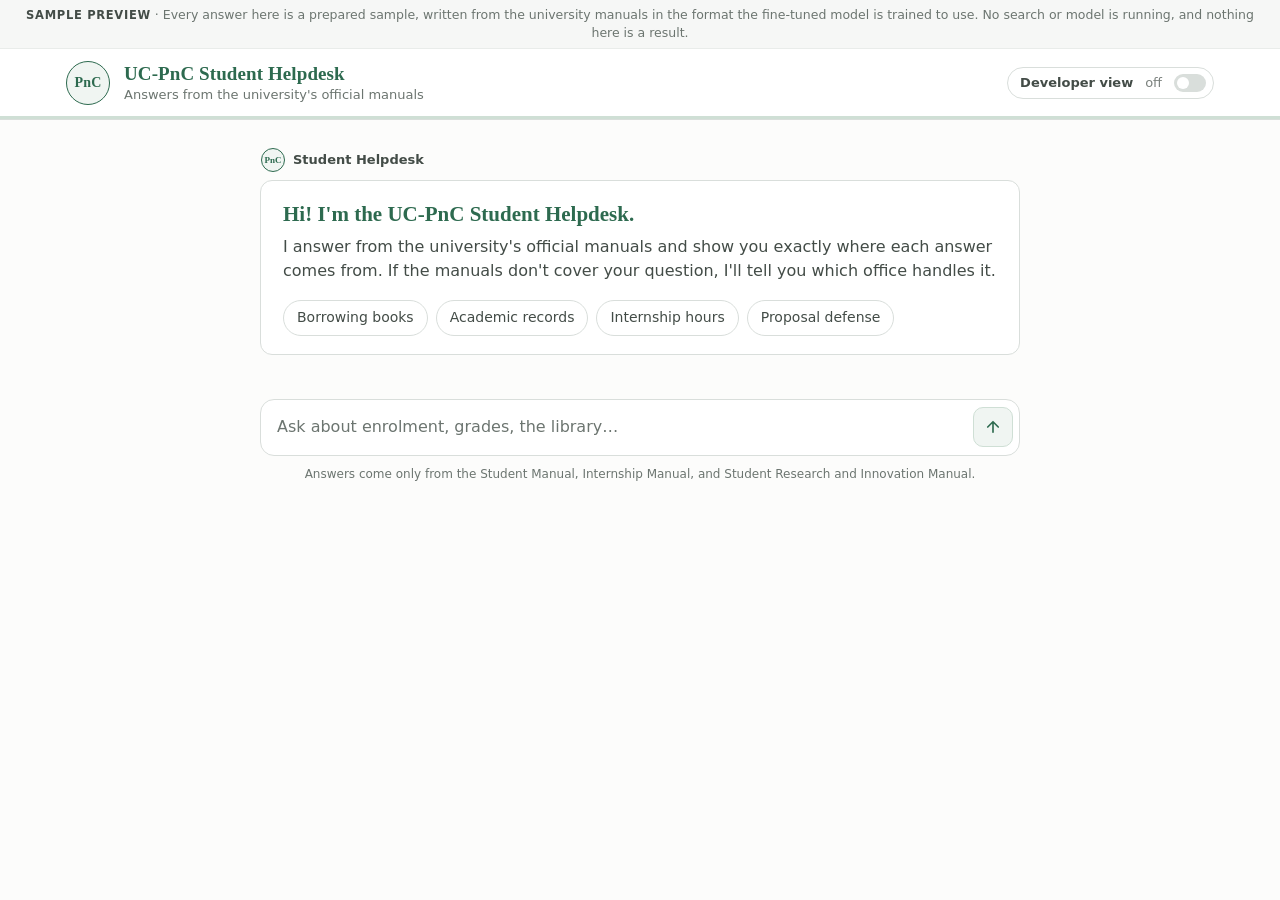
<file: web_sample/v1-white/index.html>
<!doctype html>
<html lang="en">
<head>
<meta charset="utf-8">
<meta name="viewport" content="width=device-width, initial-scale=1">
<title>UC-PnC Student Helpdesk — sample preview</title>
<link rel="stylesheet" href="styles.css">
<script src="samples.js" defer></script>
<script src="sample.js" defer></script>
</head>
<body>

<div class="banner" role="note"><strong>SAMPLE PREVIEW</strong> · Every answer here is a prepared sample, written from the university manuals in the format the fine-tuned model is trained to use. No search or model is running, and nothing here is a result.</div>

<header class="top">
  <div class="top-in">
    <div class="mark" aria-hidden="true">PnC</div>
    <div>
      <div class="brand-name">UC-PnC Student Helpdesk</div>
      <div class="brand-sub">Answers from the university's official manuals</div>
    </div>
    <div class="spacer"></div>
    <button type="button" id="devToggle" class="switch" aria-pressed="false"><span class="txt-long">Developer view</span><span class="txt-short">Dev</span><span class="knob" aria-hidden="true"></span><span class="state" aria-hidden="true"></span></button>
  </div>
</header>

<main>
  <div class="panel-note"><b>Developer view is on.</b> Each answer shows the path it takes through the system and why. Students see the same page without these panels. Sample questions are listed above the message box.</div>

  <div class="convo" id="convo" aria-live="polite">
    <div class="welcome">
      <div class="who"><span class="dot" aria-hidden="true">PnC</span>Student Helpdesk</div>
      <div class="card">
        <h2>Hi! I'm the UC-PnC Student Helpdesk.</h2>
        <p>I answer from the university's official manuals and show you exactly where each answer comes from. If the manuals don't cover your question, I'll tell you which office handles it.</p>
        <div class="chips" data-topics></div>
      </div>
    </div>
    <noscript><div class="card"><p class="lead">This page needs JavaScript.</p></div></noscript>
  </div>
</main>

<div class="dock">
  <div class="dock-in">
    <div class="demo-strip" id="demoStrip">
      <div class="hdr">Sample questions, by the path they take. Click one to ask it.</div>
    </div>
    <form class="composer" id="composer" autocomplete="off">
      <input type="text" id="q" maxlength="500" placeholder="Ask about enrolment, grades, the library…" aria-label="Your question">
      <button class="send" id="send" type="submit" aria-label="Send"><svg viewBox="0 0 24 24" fill="none" stroke="currentColor" stroke-width="2.2" stroke-linecap="round" stroke-linejoin="round" aria-hidden="true"><path d="M12 19V5M5 12l7-7 7 7"/></svg></button>
    </form>
    <p class="hint">Answers come only from the Student Manual, Internship Manual, and Student Research and Innovation Manual.</p>
  </div>
</div>

</body>
</html>
</file>
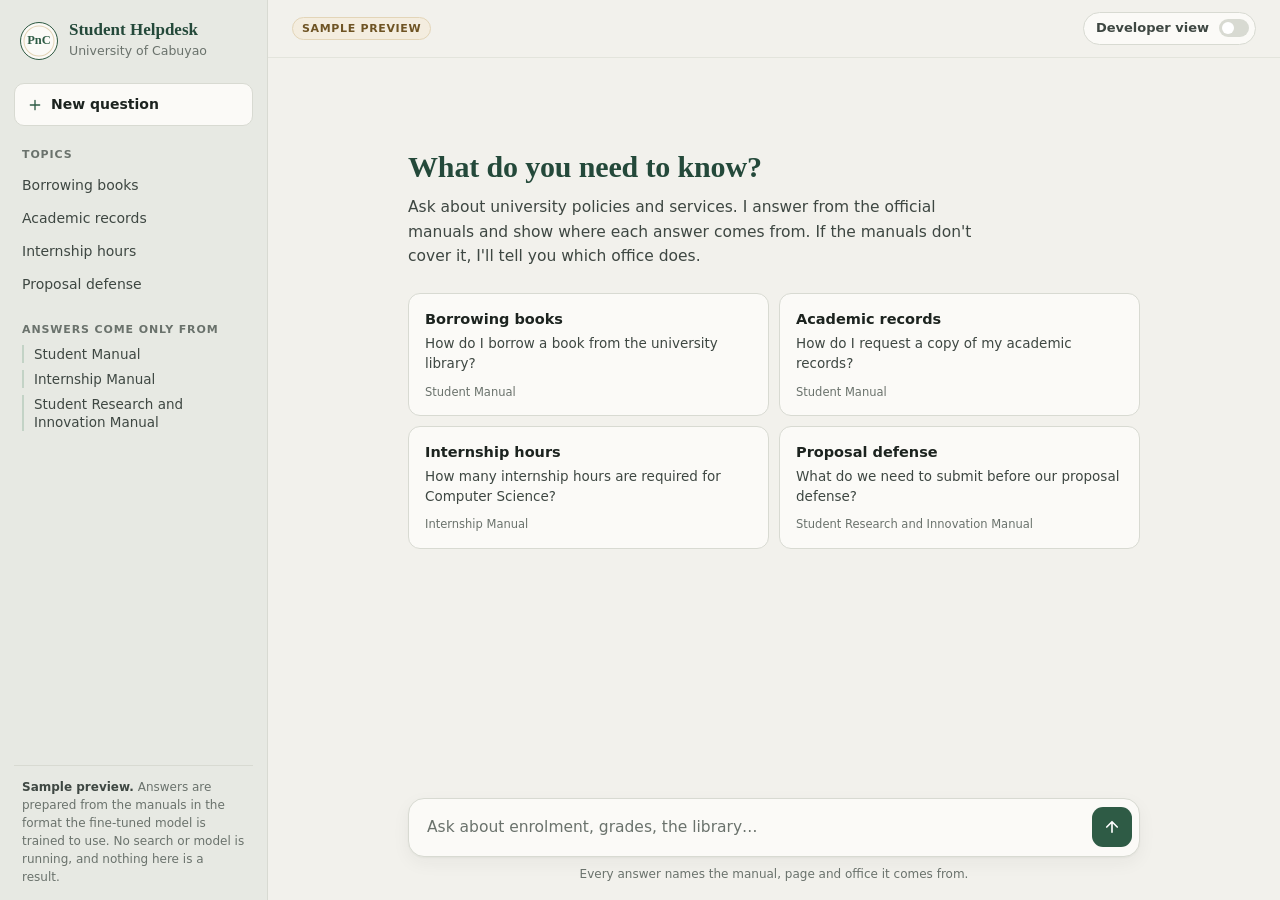
<file: web_sample/v2-no-login/index.html>
<!doctype html>
<html lang="en">
<head>
<meta charset="utf-8">
<meta name="viewport" content="width=device-width, initial-scale=1">
<title>UC-PnC Student Helpdesk — sample preview</title>
<link rel="stylesheet" href="styles.css">
<script src="samples.js" defer></script>
<script src="sample.js" defer></script>
</head>
<body>
<div class="app">

  <!-- ============================================================ sidebar -->
  <aside class="side" aria-label="Helpdesk">
    <div class="brand">
      <div class="seal" aria-hidden="true">PnC</div>
      <div>
        <div class="brand-name">Student Helpdesk</div>
        <div class="brand-sub">University of Cabuyao</div>
      </div>
    </div>

    <button type="button" class="new-q" id="newQ">
      <svg viewBox="0 0 24 24" fill="none" stroke="currentColor" stroke-width="2" stroke-linecap="round" aria-hidden="true"><path d="M12 5v14M5 12h14"/></svg>
      New question
    </button>

    <nav class="side-sec" aria-label="Topics">
      <div class="side-h">Topics</div>
      <div id="sideTopics"></div>
    </nav>

    <div class="side-sec dev-block" aria-label="Sample questions">
      <div class="side-h">Sample questions · by path</div>
      <div id="sideSamples"></div>
    </div>

    <div class="side-sec">
      <div class="side-h">Answers come only from</div>
      <ul class="manuals">
        <li>Student Manual</li>
        <li>Internship Manual</li>
        <li>Student Research and Innovation Manual</li>
      </ul>
    </div>

    <p class="side-foot"><b>Sample preview.</b> Answers are prepared from the manuals in the format the fine-tuned model is trained to use. No search or model is running, and nothing here is a result.</p>
  </aside>

  <!-- ============================================================ main -->
  <div class="main">
    <header class="bar">
      <div class="bar-brand" aria-hidden="true"><span class="seal sm">PnC</span>Student Helpdesk</div>
      <span class="pill" title="Answers are prepared samples. No search or model is running.">Sample preview</span>
      <div class="spacer"></div>
      <button type="button" id="devToggle" class="switch" aria-pressed="false"><span class="txt-long">Developer view</span><span class="txt-short">Dev</span><span class="knob" aria-hidden="true"></span></button>
    </header>

    <div class="panel-note"><b>Developer view is on.</b> Each answer shows the path it takes through the system and why. Students see the same page without these panels.</div>

    <main class="thread" id="convo" aria-live="polite">
      <section class="hello" id="hello">
        <h1>What do you need to know?</h1>
        <p>Ask about university policies and services. I answer from the official manuals and show where each answer comes from. If the manuals don't cover it, I'll tell you which office does.</p>
        <div class="suggest" id="suggest"></div>
      </section>
      <noscript><p>This page needs JavaScript.</p></noscript>
    </main>

    <div class="dock">
      <div class="dock-in">
        <div class="demo-strip" id="demoStrip"><div class="hdr">Sample questions, by the path they take.</div></div>
        <form class="composer" id="composer" autocomplete="off">
          <input type="text" id="q" maxlength="500" placeholder="Ask about enrolment, grades, the library…" aria-label="Your question">
          <button class="send" id="send" type="submit" aria-label="Send"><svg viewBox="0 0 24 24" fill="none" stroke="currentColor" stroke-width="2.2" stroke-linecap="round" stroke-linejoin="round" aria-hidden="true"><path d="M12 19V5M5 12l7-7 7 7"/></svg></button>
        </form>
        <p class="hint">Every answer names the manual, page and office it comes from.</p>
      </div>
    </div>
  </div>
</div>
</body>
</html>
</file>
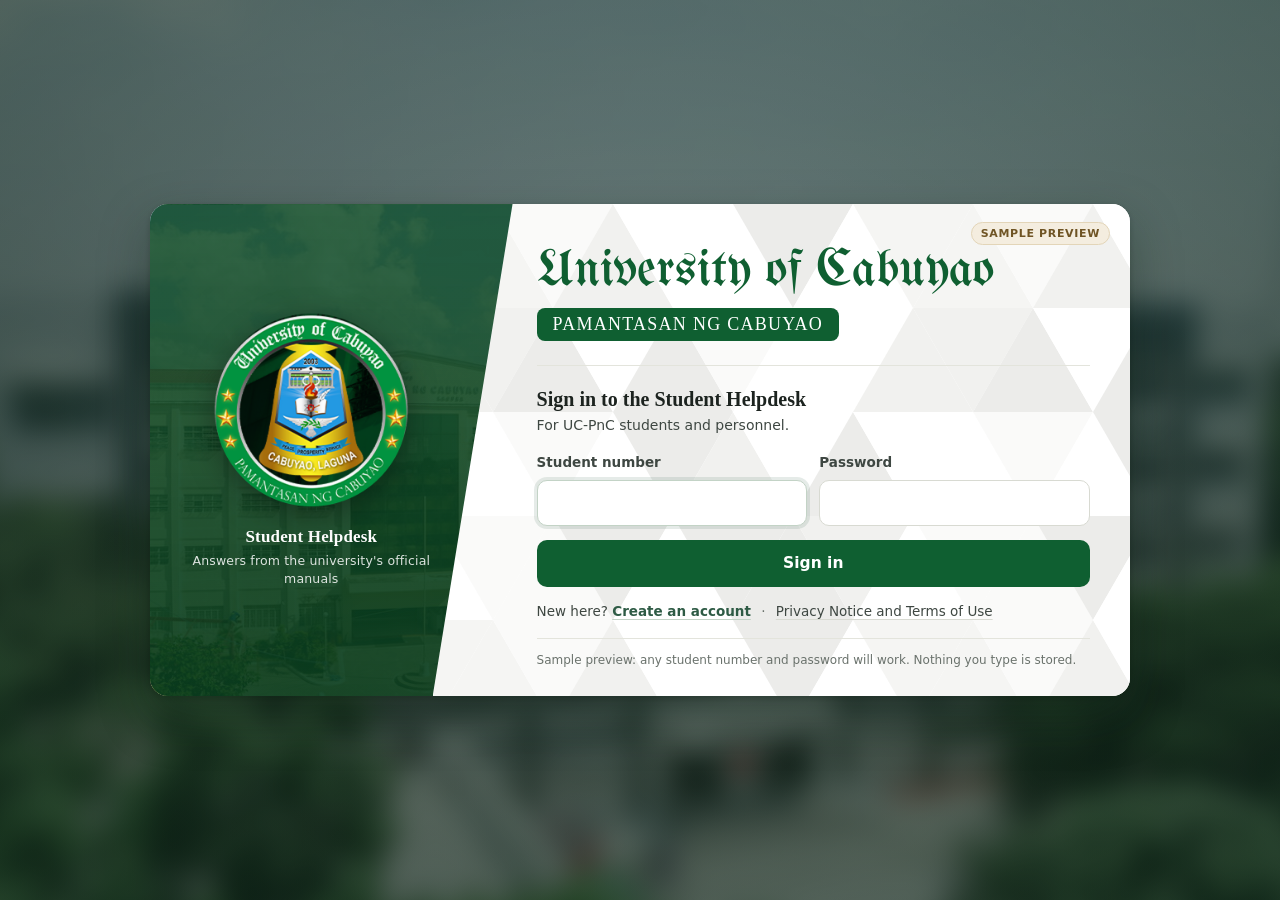
<file: web_sample/v3-referral-template/index.html>
<!doctype html>
<html lang="en">
<head>
<meta charset="utf-8">
<meta name="viewport" content="width=device-width, initial-scale=1">
<title>UC-PnC Student Helpdesk — sample preview</title>
<link rel="stylesheet" href="styles.css">
<script src="samples.js" defer></script>
<script src="sample.js" defer></script>
</head>
<body>

<!-- ============================================================ sign-in gate (sample: nothing is stored) -->
<div class="gate" id="gate">

  <section class="screen" id="scr-signin" aria-label="Sign in">
    <!-- Styled after the university banner: seal on a green-tinted campus photo, a slanted edge,
         the blackletter name and the "Pamantasan ng Cabuyao" plate on a light triangle pattern. -->
    <div class="hero">
      <div class="hero-green">
        <img class="hero-seal" src="../assets/seal.png" alt="University of Cabuyao seal">
        <p class="hero-cap">Student Helpdesk<span>Answers from the university's official manuals</span></p>
      </div>
      <div class="hero-light">
        <span class="pill hero-pill">Sample preview</span>
        <div class="wordmark" role="img" aria-label="University of Cabuyao">University of Cabuyao</div>
        <div class="plate">Pamantasan ng Cabuyao</div>
        <div class="hero-form">
          <h1>Sign in to the Student Helpdesk</h1>
          <p class="sub">For UC-PnC students and personnel.</p>
          <form id="signinForm" novalidate>
            <div class="field-row">
              <label class="field">Student number<input id="siNum" autocomplete="username" spellcheck="false"></label>
              <label class="field">Password<input id="siPw" type="password" autocomplete="current-password"></label>
            </div>
            <p class="err" id="siErr" role="alert"></p>
            <button class="primary" type="submit">Sign in</button>
          </form>
          <p class="alt">New here? <button type="button" class="link" data-go="consent">Create an account</button>
            <span class="dot-sep" aria-hidden="true">·</span>
            <button type="button" class="link quiet" data-read>Privacy Notice and Terms of Use</button></p>
          <p class="sample-note">Sample preview: any student number and password will work. Nothing you type is stored.</p>
        </div>
      </div>
    </div>
  </section>

  <section class="screen" id="scr-consent" aria-label="Privacy notice">
    <div class="doc">
      <div class="doc-head">
        <div class="step-ind">Create an account · Step 1 of 2</div>
        <h1>Privacy Notice and Terms of Use</h1>
        <div class="doc-meta">Please read before creating your account. Draft version 1, 30 September 2026 (sample).</div>
      </div>
      <div class="doc-body" data-notice></div>
      <div class="doc-foot">
        <label class="agree"><input type="checkbox" id="agreeBox"> <span>I have read the Privacy Notice and Terms of Use, and I agree to the collection and use of my information as described above.</span></label>
        <div class="doc-btns">
          <button type="button" class="ghost" id="declineBtn">Decline</button>
          <button type="button" class="primary" id="agreeBtn" disabled>Agree and continue</button>
        </div>
      </div>
    </div>
  </section>

  <section class="screen" id="scr-register" aria-label="Create your account">
    <div class="auth">
      <div class="step-ind">Create an account · Step 2 of 2</div>
      <h1>Your account</h1>
      <p class="sub">We only ask for your student number and a password.</p>
      <form id="registerForm" novalidate>
        <label class="field">Student number<input id="rgNum" autocomplete="username" spellcheck="false"></label>
        <label class="field">Password<input id="rgPw" type="password" autocomplete="new-password"><span class="help">At least 8 characters. It is stored scrambled, so no one can read it.</span></label>
        <label class="field">Confirm password<input id="rgPw2" type="password" autocomplete="new-password"></label>
        <p class="err" id="rgErr" role="alert"></p>
        <button class="primary" type="submit">Create account</button>
      </form>
      <p class="alt"><button type="button" class="link" data-go="signin">Back to sign in</button></p>
      <p class="sample-note">Sample preview: no account is created and nothing is stored.</p>
    </div>
  </section>

  <section class="screen" id="scr-declined" aria-label="Not agreed">
    <div class="auth">
      <h1>No account was created</h1>
      <p class="sub">You need to agree to the Privacy Notice and Terms of Use to use the helpdesk. None of your information was collected.</p>
      <button type="button" class="primary" data-go="signin">Back to sign in</button>
      <p class="alt">Changed your mind? <button type="button" class="link" data-go="consent">Read the notice again</button></p>
    </div>
  </section>

  <section class="screen" id="scr-read" aria-label="Privacy notice">
    <div class="doc">
      <div class="doc-head">
        <h1>Privacy Notice and Terms of Use</h1>
        <div class="doc-meta">Draft version 1, 30 September 2026 (sample).</div>
      </div>
      <div class="doc-body" data-notice></div>
      <div class="doc-foot"><div class="doc-btns"><button type="button" class="primary" id="readClose">Close</button></div></div>
    </div>
  </section>
</div>

<div class="app">

  <!-- ============================================================ sidebar -->
  <aside class="side" aria-label="Helpdesk">
    <div class="brand">
      <div class="seal" aria-hidden="true">PnC</div>
      <div>
        <div class="brand-name">Student Helpdesk</div>
        <div class="brand-sub">University of Cabuyao</div>
      </div>
    </div>

    <button type="button" class="clear-chat" id="clearChat" title="Clears this screen. Questions and answers are never saved.">
      <svg viewBox="0 0 24 24" fill="none" stroke="currentColor" stroke-width="2" stroke-linecap="round" stroke-linejoin="round" aria-hidden="true"><path d="m7 21-4.3-4.3c-1-1-1-2.5 0-3.4l9.6-9.6c1-1 2.5-1 3.4 0l5.6 5.6c1 1 1 2.5 0 3.4L13 21"/><path d="M22 21H7"/><path d="m5 11 9 9"/></svg>
      Clear chat
    </button>

    <nav class="side-sec" aria-label="Topics">
      <div class="side-h">Topics</div>
      <div id="sideTopics"></div>
    </nav>

    <div class="side-sec dev-block" aria-label="Sample questions">
      <div class="side-h">Sample questions · by path</div>
      <div id="sideSamples"></div>
    </div>

    <!-- Hidden 30 Sep: permission to use the manuals is still being requested, so the
         sidebar no longer names them. Restore this block once permission is confirmed.
    <div class="side-sec">
      <div class="side-h">Answers come only from</div>
      <ul class="manuals">
        <li>Student Manual</li>
        <li>Internship Manual</li>
        <li>Student Research and Innovation Manual</li>
      </ul>
    </div>
    -->

    <div class="acct">
      <div class="acct-k">Signed in as</div>
      <div class="acct-id" data-acct>—</div>
      <div class="acct-links"><button type="button" class="link quiet" data-read>Privacy notice</button><button type="button" class="link quiet" data-signout>Sign out</button></div>
      <p class="acct-note">Your questions are not saved.</p>
    </div>
  </aside>

  <!-- ============================================================ main -->
  <div class="main">
    <header class="bar">
      <div class="bar-brand" aria-hidden="true"><span class="seal sm">PnC</span>Student Helpdesk</div>
      <span class="pill" title="Answers are prepared from the manuals in the format the fine-tuned model is trained to use. No search or model is running, and nothing here is a result.">Sample preview</span>
      <div class="spacer"></div>
      <button type="button" class="link quiet bar-out" data-signout>Sign out</button>
      <button type="button" id="devToggle" class="switch" aria-pressed="false"><span class="txt-long">Developer view</span><span class="txt-short">Dev</span><span class="knob" aria-hidden="true"></span></button>
    </header>

    <div class="panel-note"><b>Developer view is on.</b> Each answer shows the path it takes through the system and why. Students see the same page without these panels.</div>

    <main class="thread" id="convo" aria-live="polite">
      <section class="hello" id="hello">
        <h1>What do you need to know?</h1>
        <p>Ask about university policies and services. I answer from the official manuals and show where each answer comes from. If the manuals don't cover it, I'll tell you which office does.</p>
        <div class="suggest" id="suggest"></div>
      </section>
      <noscript><p>This page needs JavaScript.</p></noscript>
    </main>

    <div class="dock">
      <div class="dock-in">
        <div class="demo-strip" id="demoStrip"><div class="hdr">Sample questions, by the path they take.</div></div>
        <form class="composer" id="composer" autocomplete="off">
          <input type="text" id="q" maxlength="500" placeholder="Ask about enrolment, grades, the library…" aria-label="Your question">
          <button class="send" id="send" type="submit" aria-label="Send"><svg viewBox="0 0 24 24" fill="none" stroke="currentColor" stroke-width="2.2" stroke-linecap="round" stroke-linejoin="round" aria-hidden="true"><path d="M12 19V5M5 12l7-7 7 7"/></svg></button>
        </form>
        <p class="hint">Every answer names the manual, page and office it comes from. Your questions are not saved.</p>
      </div>
    </div>
  </div>
</div>

<!-- ============================================================ the notice: SHORT version (pop-up)
     A summary of privacy.html, which is the full notice (Data Privacy Act of 2012, RA 10173,
     Sec. 16(b)(1)-(8): what a person must be told before their information is collected).
     Keep the two in step: every line here must match a section there. -->
<template id="noticeTpl">
  <article class="notice short">
    <p class="intro">A short summary. <a class="link" href="privacy.html" target="_blank" rel="noopener">Read the full Privacy Notice</a> <span class="nt">(opens in a new tab)</span> for each point in detail, including exactly how your information is protected.</p>
    <dl class="sum">
      <dt>What we keep</dt><dd>Your student number, your password (scrambled, so no one can read it), when you agreed to this notice, and when you sign in.</dd>
      <dt>What we don't keep</dt><dd>Your questions, the answers, your name, contact details or location.</dd>
      <dt>Why</dt><dd>So only UC-PnC students and personnel can use the helpdesk, and misuse can be traced. We use it only with your consent, and never in the study's results.</dd>
      <dt>Where and how</dt><dd>On the helpdesk computer only, in an encrypted database. Nothing is sent over the internet.</dd>
      <dt>Who can see it</dt><dd>Only the researchers.</dd>
      <dt>How long</dt><dd>Until the study ends, then it is permanently deleted.</dd>
      <dt>Your rights</dt><dd>See, correct or delete your information, withdraw your consent, or complain to the National Privacy Commission.</dd>
    </dl>
    <h2 class="terms-h">Terms of use</h2>
    <ul class="terms">
      <li>For UC-PnC students and personnel only. Don't share your account.</li>
      <li>Don't copy the manuals' content outside the University.</li>
      <li>Don't type personal information into your questions.</li>
      <li>Answers come from an AI reading the manuals and may contain mistakes. Check important matters with the office named.</li>
    </ul>
    <p class="more"><a class="link" href="privacy.html" target="_blank" rel="noopener">Read the full Privacy Notice and Terms of Use</a> <span>(opens in a new tab)</span></p>
    <p class="basis">Based on the Data Privacy Act of 2012 (Republic Act No. 10173). Contact: the researchers, <span class="ph">[researchers' email]</span>, or the University's Data Protection Department.</p>
  </article>
</template>
</body>
</html>
</file>
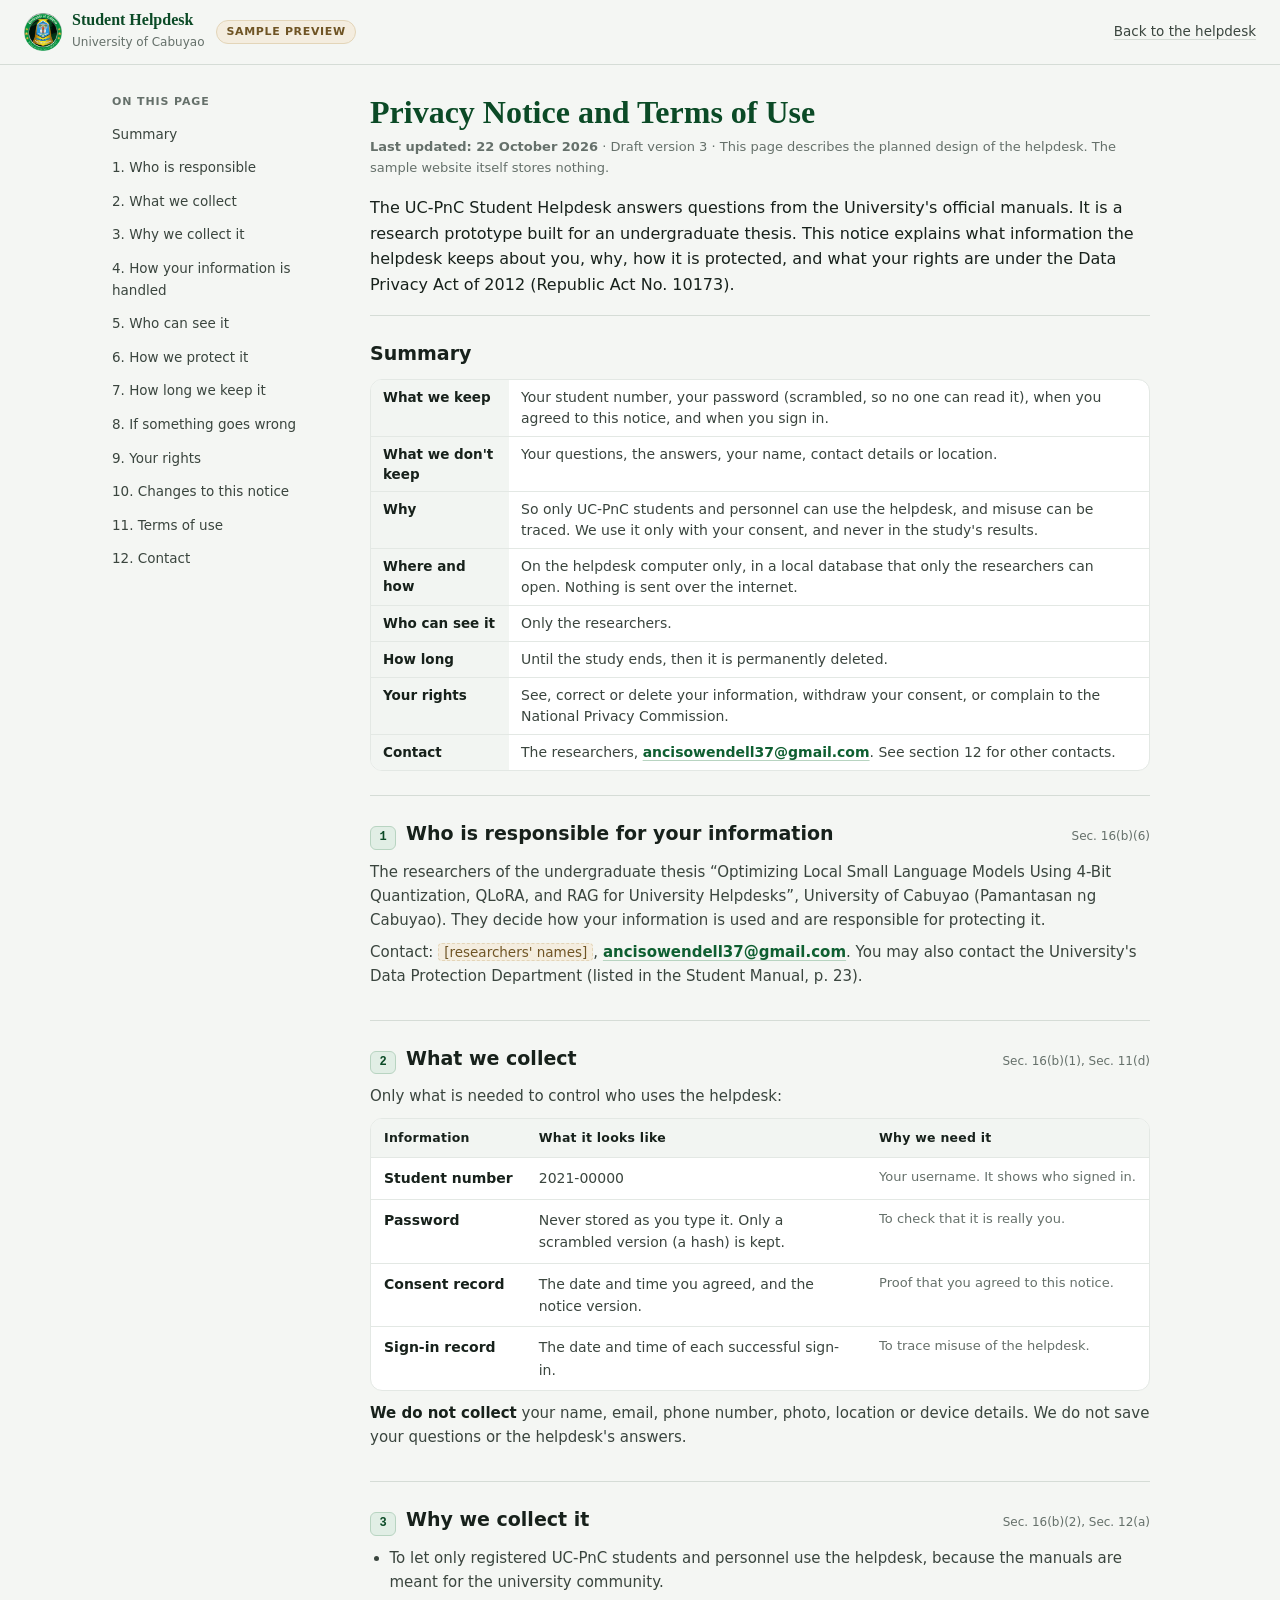
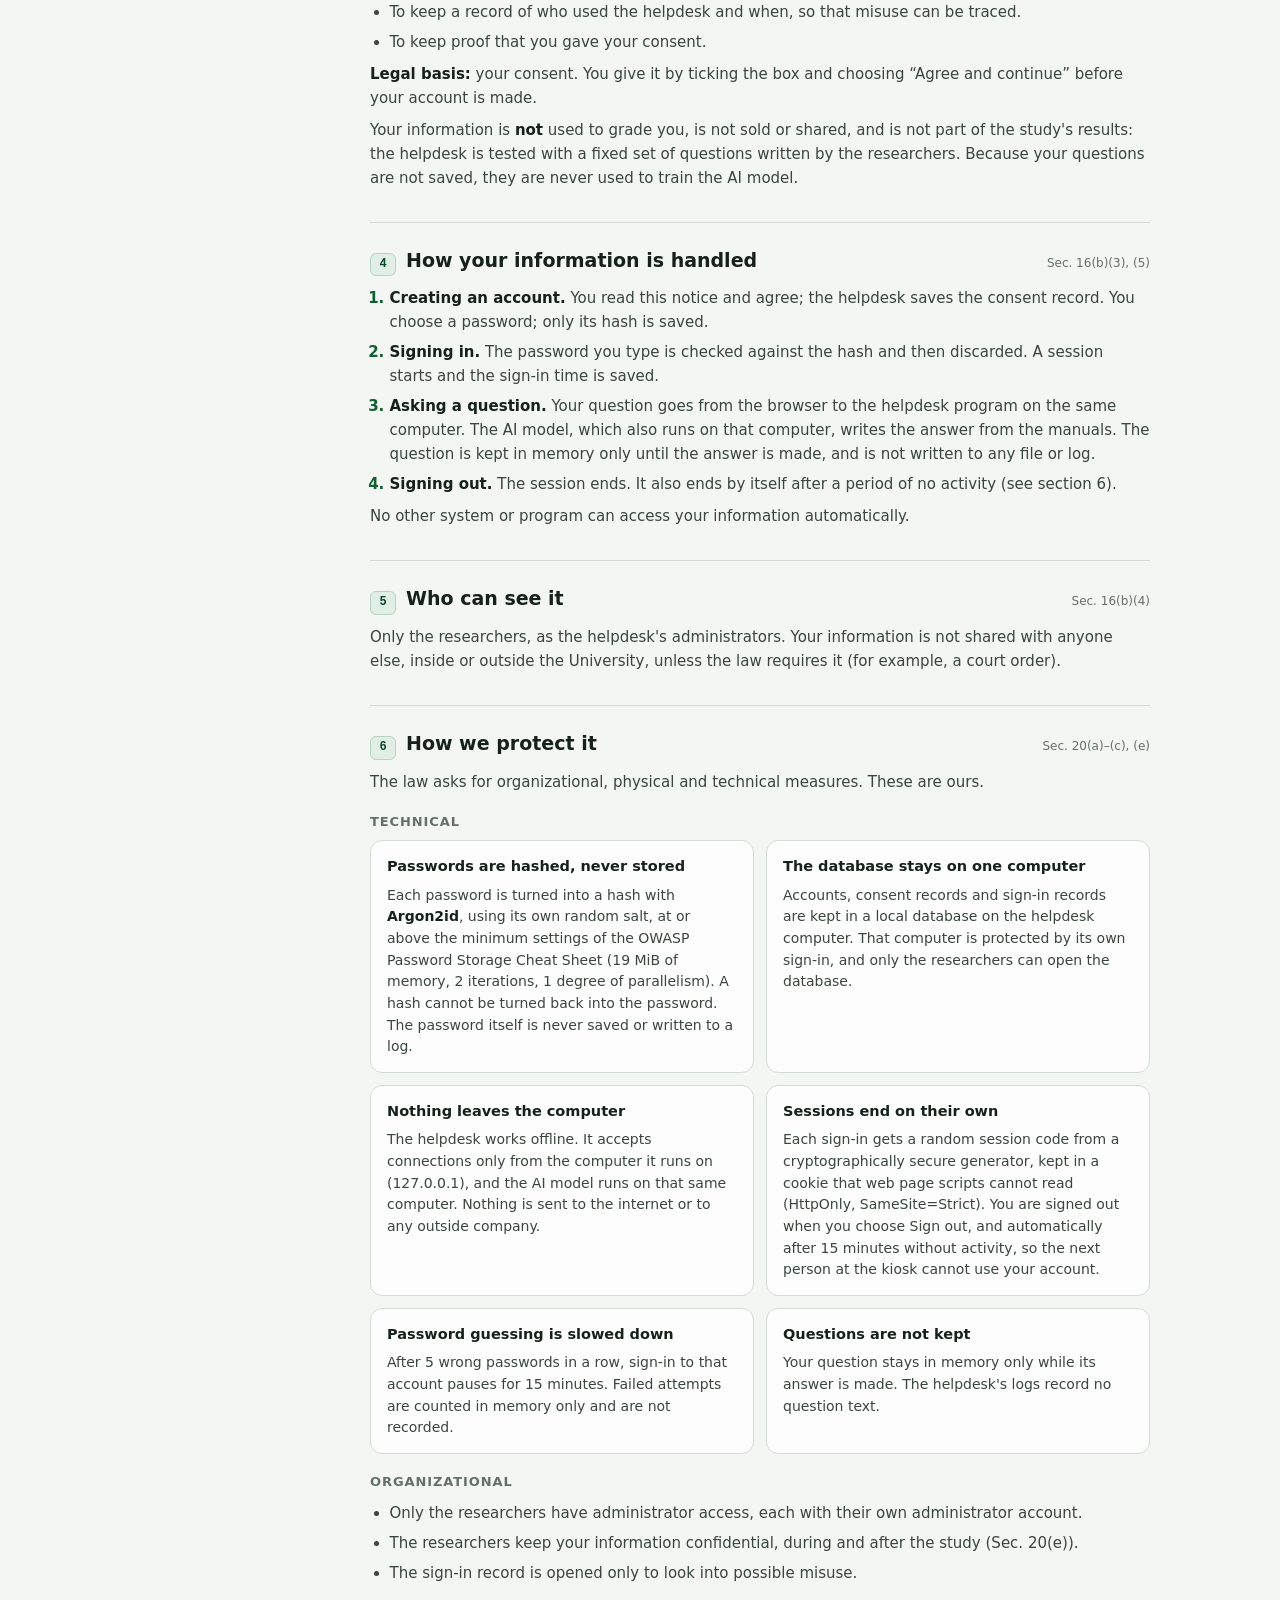
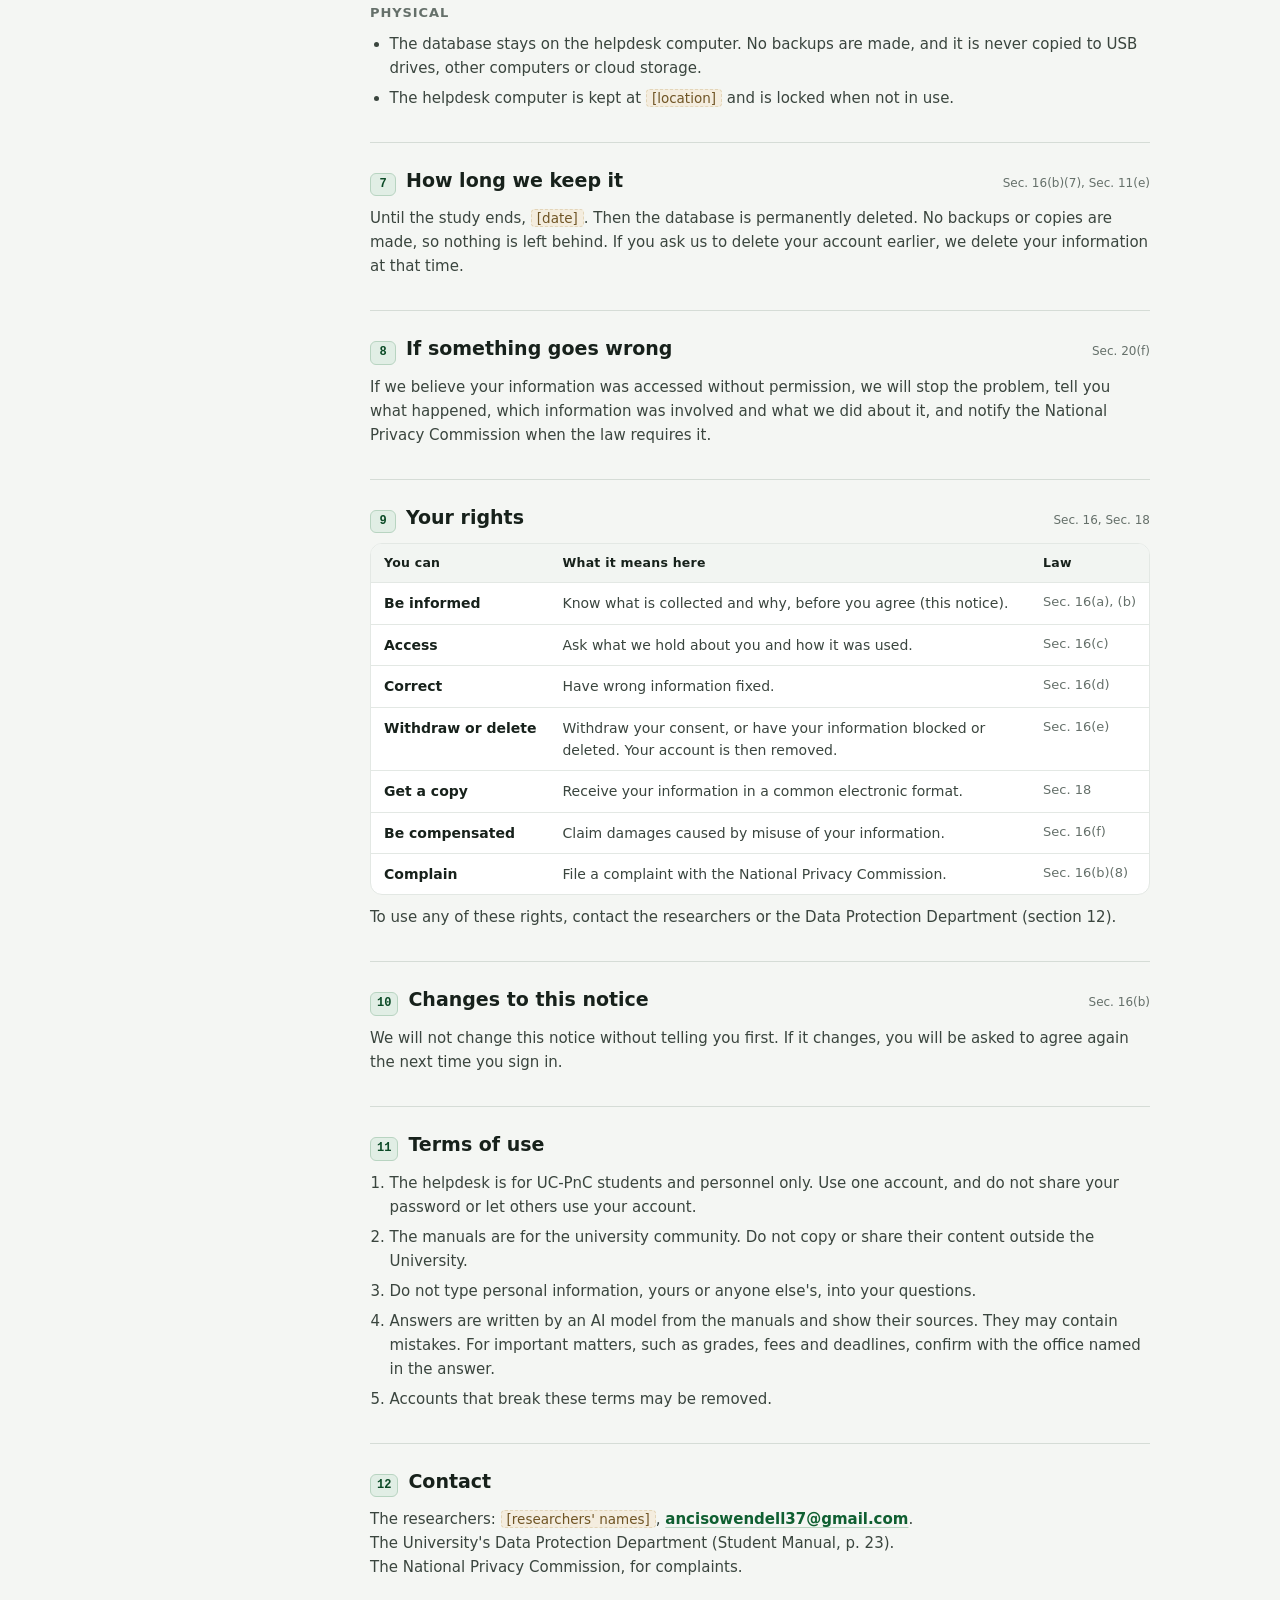
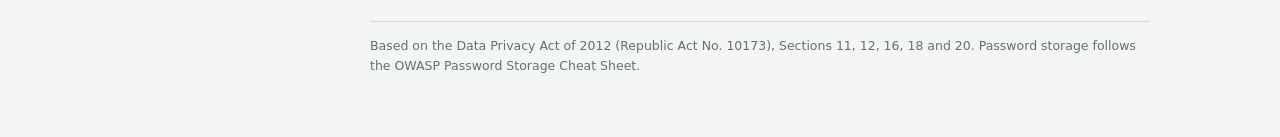
<file: web_sample/privacy.html>
<!doctype html>
<html lang="en">
<head>
<meta charset="utf-8">
<meta name="viewport" content="width=device-width, initial-scale=1">
<title>Privacy Notice and Terms of Use — UC-PnC Student Helpdesk</title>
<link rel="stylesheet" href="styles.css">
<script>
  // Theme before the first paint: ?theme=dark|light (screenshots), else the choice saved from
  // the profile pop-up. Light by default.
  try {
    var theme = new URLSearchParams(location.search).get("theme") || localStorage.getItem("helpdeskTheme");
    if (theme === "dark") document.documentElement.dataset.theme = "dark";
  } catch (e) { /* storage blocked: stay light */ }
</script>
</head>
<!--
  FULL privacy notice. The sign-up pop-up (index.html, #noticeTpl) is its summary: keep them in step.
  Structure follows the Data Privacy Act of 2012 (RA 10173), checked against the Act's text on 30 Sep 2026:
    Sec. 16(b)(1)-(8) what a person must be told before collection · Sec. 12(a) consent ·
    Sec. 11(d)-(e) not excessive, kept only as long as needed · Sec. 20(a)-(c) organizational, physical,
    technical measures · Sec. 20(e) confidentiality · Sec. 20(f) breach notification ·
    Sec. 16(c)-(f) and Sec. 18 rights.
  Technical measures (checked 30 Sep 2026): OWASP Password Storage Cheat Sheet (Argon2id minimum
  19 MiB memory, 2 iterations, 1 degree of parallelism; unique salt per password). A Windows package
  exists for argon2-cffi (PyPI, 30 Sep 2026).
  Version 2 (13 Oct 2026): the notice lists only the protections that are part of the planned design.
  Version 3 (22 Oct 2026, adviser's request): contact email added, and the "Last updated" date shown.
  The date also appears in index.html (two .doc-meta lines): keep the three in step.
  The earlier wording is kept in v4-encrypted-notice/.
  [Bracketed] items are for the researchers to fill in.
-->
<body class="pp">

<header class="pp-bar">
  <a class="pp-brand" href="index.html">
    <img src="assets/seal.png" alt="University of Cabuyao seal">
    <span><b>Student Helpdesk</b><small>University of Cabuyao</small></span>
  </a>
  <span class="pill">Sample preview</span>
  <div class="spacer"></div>
  <a class="link quiet" href="index.html">Back to the helpdesk</a>
</header>

<div class="pp-wrap">
  <nav class="pp-toc" aria-label="On this page">
    <div class="side-h">On this page</div>
    <a href="#summary">Summary</a>
    <a href="#who">1. Who is responsible</a>
    <a href="#collect">2. What we collect</a>
    <a href="#why">3. Why we collect it</a>
    <a href="#flow">4. How your information is handled</a>
    <a href="#see">5. Who can see it</a>
    <a href="#protect">6. How we protect it</a>
    <a href="#keep">7. How long we keep it</a>
    <a href="#breach">8. If something goes wrong</a>
    <a href="#rights">9. Your rights</a>
    <a href="#changes">10. Changes to this notice</a>
    <a href="#terms">11. Terms of use</a>
    <a href="#contact">12. Contact</a>
  </nav>

  <main class="pp-main">
    <h1>Privacy Notice and Terms of Use</h1>
    <p class="pp-meta"><b>Last updated: 22 October 2026</b> · Draft version 3 · This page describes the planned design of the helpdesk. The sample website itself stores nothing.</p>
    <p class="pp-lead">The UC-PnC Student Helpdesk answers questions from the University's official manuals. It is a research prototype built for an undergraduate thesis. This notice explains what information the helpdesk keeps about you, why, how it is protected, and what your rights are under the Data Privacy Act of 2012 (Republic Act No. 10173).</p>

    <section id="summary" class="pp-sec">
      <h2>Summary</h2>
      <dl class="sum">
        <dt>What we keep</dt><dd>Your student number, your password (scrambled, so no one can read it), when you agreed to this notice, and when you sign in.</dd>
        <dt>What we don't keep</dt><dd>Your questions, the answers, your name, contact details or location.</dd>
        <dt>Why</dt><dd>So only UC-PnC students and personnel can use the helpdesk, and misuse can be traced. We use it only with your consent, and never in the study's results.</dd>
        <dt>Where and how</dt><dd>On the helpdesk computer only, in a local database that only the researchers can open. Nothing is sent over the internet.</dd>
        <dt>Who can see it</dt><dd>Only the researchers.</dd>
        <dt>How long</dt><dd>Until the study ends, then it is permanently deleted.</dd>
        <dt>Your rights</dt><dd>See, correct or delete your information, withdraw your consent, or complain to the National Privacy Commission.</dd>
        <dt>Contact</dt><dd>The researchers, <a class="link" href="mailto:ancisowendell37@gmail.com">ancisowendell37@gmail.com</a>. See section 12 for other contacts.</dd>
      </dl>
    </section>

    <section id="who" class="pp-sec">
      <h2><span class="no">1</span>Who is responsible for your information<span class="law">Sec. 16(b)(6)</span></h2>
      <p>The researchers of the undergraduate thesis “Optimizing Local Small Language Models Using 4-Bit Quantization, QLoRA, and RAG for University Helpdesks”, University of Cabuyao (Pamantasan ng Cabuyao). They decide how your information is used and are responsible for protecting it.</p>
      <p>Contact: <span class="ph">[researchers' names]</span>, <a class="link" href="mailto:ancisowendell37@gmail.com">ancisowendell37@gmail.com</a>. You may also contact the University's Data Protection Department (listed in the Student Manual, p. 23).</p>
    </section>

    <section id="collect" class="pp-sec">
      <h2><span class="no">2</span>What we collect<span class="law">Sec. 16(b)(1), Sec. 11(d)</span></h2>
      <p>Only what is needed to control who uses the helpdesk:</p>
      <div class="pp-table-wrap">
        <table class="pp-table">
          <thead><tr><th>Information</th><th>What it looks like</th><th>Why we need it</th></tr></thead>
          <tbody>
            <tr><td>Student number</td><td>2021-00000</td><td>Your username. It shows who signed in.</td></tr>
            <tr><td>Password</td><td>Never stored as you type it. Only a scrambled version (a hash) is kept.</td><td>To check that it is really you.</td></tr>
            <tr><td>Consent record</td><td>The date and time you agreed, and the notice version.</td><td>Proof that you agreed to this notice.</td></tr>
            <tr><td>Sign-in record</td><td>The date and time of each successful sign-in.</td><td>To trace misuse of the helpdesk.</td></tr>
          </tbody>
        </table>
      </div>
      <p><b>We do not collect</b> your name, email, phone number, photo, location or device details. We do not save your questions or the helpdesk's answers.</p>
    </section>

    <section id="why" class="pp-sec">
      <h2><span class="no">3</span>Why we collect it<span class="law">Sec. 16(b)(2), Sec. 12(a)</span></h2>
      <ul>
        <li>To let only registered UC-PnC students and personnel use the helpdesk, because the manuals are meant for the university community.</li>
        <li>To keep a record of who used the helpdesk and when, so that misuse can be traced.</li>
        <li>To keep proof that you gave your consent.</li>
      </ul>
      <p><b>Legal basis:</b> your consent. You give it by ticking the box and choosing “Agree and continue” before your account is made.</p>
      <p>Your information is <b>not</b> used to grade you, is not sold or shared, and is not part of the study's results: the helpdesk is tested with a fixed set of questions written by the researchers. Because your questions are not saved, they are never used to train the AI model.</p>
    </section>

    <section id="flow" class="pp-sec">
      <h2><span class="no">4</span>How your information is handled<span class="law">Sec. 16(b)(3), (5)</span></h2>
      <ol class="pp-steps">
        <li><b>Creating an account.</b> You read this notice and agree; the helpdesk saves the consent record. You choose a password; only its hash is saved.</li>
        <li><b>Signing in.</b> The password you type is checked against the hash and then discarded. A session starts and the sign-in time is saved.</li>
        <li><b>Asking a question.</b> Your question goes from the browser to the helpdesk program on the same computer. The AI model, which also runs on that computer, writes the answer from the manuals. The question is kept in memory only until the answer is made, and is not written to any file or log.</li>
        <li><b>Signing out.</b> The session ends. It also ends by itself after a period of no activity (see section 6).</li>
      </ol>
      <p>No other system or program can access your information automatically.</p>
    </section>

    <section id="see" class="pp-sec">
      <h2><span class="no">5</span>Who can see it<span class="law">Sec. 16(b)(4)</span></h2>
      <p>Only the researchers, as the helpdesk's administrators. Your information is not shared with anyone else, inside or outside the University, unless the law requires it (for example, a court order).</p>
    </section>

    <section id="protect" class="pp-sec">
      <h2><span class="no">6</span>How we protect it<span class="law">Sec. 20(a)–(c), (e)</span></h2>
      <p>The law asks for organizational, physical and technical measures. These are ours.</p>

      <h3>Technical</h3>
      <div class="pp-cards">
        <div class="pp-card">
          <h4>Passwords are hashed, never stored</h4>
          <p>Each password is turned into a hash with <b>Argon2id</b>, using its own random salt, at or above the minimum settings of the OWASP Password Storage Cheat Sheet (19 MiB of memory, 2 iterations, 1 degree of parallelism). A hash cannot be turned back into the password. The password itself is never saved or written to a log.</p>
        </div>
        <div class="pp-card">
          <h4>The database stays on one computer</h4>
          <p>Accounts, consent records and sign-in records are kept in a local database on the helpdesk computer. That computer is protected by its own sign-in, and only the researchers can open the database.</p>
        </div>
        <div class="pp-card">
          <h4>Nothing leaves the computer</h4>
          <p>The helpdesk works offline. It accepts connections only from the computer it runs on (127.0.0.1), and the AI model runs on that same computer. Nothing is sent to the internet or to any outside company.</p>
        </div>
        <div class="pp-card">
          <h4>Sessions end on their own</h4>
          <p>Each sign-in gets a random session code from a cryptographically secure generator, kept in a cookie that web page scripts cannot read (HttpOnly, SameSite=Strict). You are signed out when you choose Sign out, and automatically after 15 minutes without activity, so the next person at the kiosk cannot use your account.</p>
        </div>
        <div class="pp-card">
          <h4>Password guessing is slowed down</h4>
          <p>After 5 wrong passwords in a row, sign-in to that account pauses for 15 minutes. Failed attempts are counted in memory only and are not recorded.</p>
        </div>
        <div class="pp-card">
          <h4>Questions are not kept</h4>
          <p>Your question stays in memory only while its answer is made. The helpdesk's logs record no question text.</p>
        </div>
      </div>

      <h3>Organizational</h3>
      <ul>
        <li>Only the researchers have administrator access, each with their own administrator account.</li>
        <li>The researchers keep your information confidential, during and after the study (Sec. 20(e)).</li>
        <li>The sign-in record is opened only to look into possible misuse.</li>
      </ul>

      <h3>Physical</h3>
      <ul>
        <li>The database stays on the helpdesk computer. No backups are made, and it is never copied to USB drives, other computers or cloud storage.</li>
        <li>The helpdesk computer is kept at <span class="ph">[location]</span> and is locked when not in use.</li>
      </ul>
    </section>

    <section id="keep" class="pp-sec">
      <h2><span class="no">7</span>How long we keep it<span class="law">Sec. 16(b)(7), Sec. 11(e)</span></h2>
      <p>Until the study ends, <span class="ph">[date]</span>. Then the database is permanently deleted. No backups or copies are made, so nothing is left behind. If you ask us to delete your account earlier, we delete your information at that time.</p>
    </section>

    <section id="breach" class="pp-sec">
      <h2><span class="no">8</span>If something goes wrong<span class="law">Sec. 20(f)</span></h2>
      <p>If we believe your information was accessed without permission, we will stop the problem, tell you what happened, which information was involved and what we did about it, and notify the National Privacy Commission when the law requires it.</p>
    </section>

    <section id="rights" class="pp-sec">
      <h2><span class="no">9</span>Your rights<span class="law">Sec. 16, Sec. 18</span></h2>
      <div class="pp-table-wrap">
        <table class="pp-table">
          <thead><tr><th>You can</th><th>What it means here</th><th>Law</th></tr></thead>
          <tbody>
            <tr><td>Be informed</td><td>Know what is collected and why, before you agree (this notice).</td><td>Sec. 16(a), (b)</td></tr>
            <tr><td>Access</td><td>Ask what we hold about you and how it was used.</td><td>Sec. 16(c)</td></tr>
            <tr><td>Correct</td><td>Have wrong information fixed.</td><td>Sec. 16(d)</td></tr>
            <tr><td>Withdraw or delete</td><td>Withdraw your consent, or have your information blocked or deleted. Your account is then removed.</td><td>Sec. 16(e)</td></tr>
            <tr><td>Get a copy</td><td>Receive your information in a common electronic format.</td><td>Sec. 18</td></tr>
            <tr><td>Be compensated</td><td>Claim damages caused by misuse of your information.</td><td>Sec. 16(f)</td></tr>
            <tr><td>Complain</td><td>File a complaint with the National Privacy Commission.</td><td>Sec. 16(b)(8)</td></tr>
          </tbody>
        </table>
      </div>
      <p>To use any of these rights, contact the researchers or the Data Protection Department (section 12).</p>
    </section>

    <section id="changes" class="pp-sec">
      <h2><span class="no">10</span>Changes to this notice<span class="law">Sec. 16(b)</span></h2>
      <p>We will not change this notice without telling you first. If it changes, you will be asked to agree again the next time you sign in.</p>
    </section>

    <section id="terms" class="pp-sec">
      <h2><span class="no">11</span>Terms of use</h2>
      <ol>
        <li>The helpdesk is for UC-PnC students and personnel only. Use one account, and do not share your password or let others use your account.</li>
        <li>The manuals are for the university community. Do not copy or share their content outside the University.</li>
        <li>Do not type personal information, yours or anyone else's, into your questions.</li>
        <li>Answers are written by an AI model from the manuals and show their sources. They may contain mistakes. For important matters, such as grades, fees and deadlines, confirm with the office named in the answer.</li>
        <li>Accounts that break these terms may be removed.</li>
      </ol>
    </section>

    <section id="contact" class="pp-sec">
      <h2><span class="no">12</span>Contact</h2>
      <p>The researchers: <span class="ph">[researchers' names]</span>, <a class="link" href="mailto:ancisowendell37@gmail.com">ancisowendell37@gmail.com</a>.<br>
      The University's Data Protection Department (Student Manual, p. 23).<br>
      The National Privacy Commission, for complaints.</p>
    </section>

    <p class="pp-foot">Based on the Data Privacy Act of 2012 (Republic Act No. 10173), Sections 11, 12, 16, 18 and 20. Password storage follows the OWASP Password Storage Cheat Sheet.</p>
  </main>
</div>
</body>
</html>
</file>
<file: web_sample/v1-white/styles.css>
/* UC-PnC Student Helpdesk — SAMPLE preview, light theme.
   Built for screenshots in the manuscript, which may be printed in grayscale:
   white surfaces, no dark blocks, colour only as thin lines and small text.
   No dark mode, so a screenshot looks the same on every machine.
   No web fonts: the page opens from disk with no internet.

   The three answer cards differ in more than colour, so they survive grayscale:
     Path A  dark left edge   + source list
     Path B  light left edge  + shaded office cards
     Path C  no edge          + plain message + topic buttons              */

:root {
  --bg: #fcfcfb;
  --surface: #ffffff;
  --surface-2: #f6f7f6;
  --ink: #1f2622;
  --ink-2: #434c47;
  --muted: #6c7570;
  --hair: #d9dedb;
  --hair-2: #e9ecea;
  --brand: #2d6a4f;
  --brand-soft: #cfdfd5;
  --brand-wash: #f0f5f2;
  --user: #eef3f0;
  --user-hair: #d6e1da;
  --path-a: #4d7d63;
  --path-a-wash: #eef4f0;
  --path-b: #c7a36c;
  --path-b-ink: #7a5a2a;
  --path-b-wash: #fbf8f2;
  --path-b-hair: #ebe1cf;
  --path-c: #6c7570;
  --path-c-wash: #f1f3f2;
  --trace-bg: #fafbfa;
  --ok: #2d6a4f;
  --no: #95492a;
  --focus: #2563eb;
  --radius: 12px;
  --mono: ui-monospace, "Cascadia Mono", "Consolas", "SFMono-Regular", Menlo, monospace;
  --sans: "Segoe UI", system-ui, -apple-system, "Helvetica Neue", Arial, sans-serif;
  --serif: Cambria, Georgia, "Times New Roman", serif;
  color-scheme: light;
}

* { box-sizing: border-box; }
html { -webkit-text-size-adjust: 100%; }
body {
  margin: 0;
  background: var(--bg);
  color: var(--ink);
  font: 16px/1.55 var(--sans);
  -webkit-font-smoothing: antialiased;
}
button { font: inherit; }

/* ---------------------------------------------------------------- banner */
.banner {
  background: var(--surface-2);
  border-bottom: 1px solid var(--hair-2);
  color: var(--muted);
  font-size: 12.5px;
  line-height: 1.45;
  padding: 6px 16px;
  text-align: center;
}
.banner strong { font-weight: 700; letter-spacing: .06em; font-size: 11.5px; color: var(--ink-2); }

/* ---------------------------------------------------------------- header */
.top {
  background: var(--surface);
  color: var(--ink);
  border-bottom: 1px solid var(--hair);
  box-shadow: inset 0 -3px 0 var(--brand-soft);
  position: sticky; top: 0; z-index: 5;
}
.top-in {
  max-width: 1180px; margin: 0 auto;
  display: flex; align-items: center; gap: 14px;
  padding: 12px 16px 14px;
}
/* Text seal until the official logo file is supplied. */
.mark {
  width: 44px; height: 44px; flex: none; border-radius: 50%;
  background: var(--brand-wash);
  border: 1.5px solid var(--brand);
  display: grid; place-items: center;
  font: 700 14px/1 var(--serif); letter-spacing: .01em; color: var(--brand);
}
.brand-name { font: 700 19px/1.2 var(--serif); letter-spacing: .005em; color: var(--brand); }
.brand-sub { font-size: 13px; color: var(--muted); line-height: 1.35; margin-top: 1px; }
.spacer { flex: 1; }

.switch {
  display: inline-flex; align-items: center; gap: 10px;
  cursor: pointer; user-select: none;
  font-size: 13px; font-weight: 600;
  padding: 5px 7px 5px 12px; border-radius: 999px;
  border: 1px solid var(--hair);
  background: var(--surface); color: var(--ink-2);
  transition: background .15s, border-color .15s;
}
.switch:hover { background: var(--brand-wash); border-color: var(--brand-soft); }
.switch .knob {
  order: 3;
  width: 32px; height: 18px; border-radius: 999px; flex: none;
  background: var(--hair); position: relative;
  transition: background .15s;
}
.switch .knob::after {
  content: ""; position: absolute; top: 3px; left: 3px;
  width: 12px; height: 12px; border-radius: 50%; background: #fff;
  transition: transform .15s;
}
body.dev .switch { border-color: var(--brand-soft); }
body.dev .switch .knob { background: var(--brand); }
body.dev .switch .knob::after { transform: translateX(14px); }
.switch:focus-visible { outline: 3px solid var(--focus); outline-offset: 2px; }
.switch .state { order: 2; min-width: 1.6em; }
.switch .state::after { content: "off"; font-weight: 500; opacity: .7; }
body.dev .switch .state::after { content: "on"; opacity: 1; }

/* ---------------------------------------------------------------- developer notice */
.panel-note {
  display: none;
  max-width: 1180px; margin: 16px auto 0; padding: 10px 14px 10px 16px;
  border: 1px solid var(--hair); border-left: 3px solid var(--brand-soft);
  border-radius: 8px;
  background: var(--surface); color: var(--ink-2); font-size: 14px;
}
body.dev .panel-note { display: block; }
.panel-note b { color: var(--ink); }

/* ---------------------------------------------------------------- conversation */
main { padding: 0 16px 24px; }
.convo {
  max-width: 760px; margin: 0 auto; padding-top: 28px;
  display: flex; flex-direction: column; gap: 22px;
}
body.dev .convo { max-width: 1180px; }

.turn-q { display: flex; justify-content: flex-end; }
.bubble-user {
  background: var(--user); color: var(--ink);
  border: 1px solid var(--user-hair);
  padding: 9px 15px; border-radius: 14px 14px 4px 14px;
  max-width: min(82%, 560px);
}

.turn-a { display: grid; grid-template-columns: minmax(0, 1fr); gap: 12px; }
@media (min-width: 980px) {
  body.dev .turn-a { grid-template-columns: minmax(0, 1fr) minmax(0, 440px); align-items: start; }
}

.who {
  display: flex; align-items: center; gap: 8px;
  font-size: 13px; font-weight: 600; color: var(--ink-2); margin: 0 0 8px 1px;
}
.who .dot {
  width: 24px; height: 24px; border-radius: 50%; flex: none;
  background: var(--brand-wash); border: 1px solid var(--brand);
  color: var(--brand); font: 700 9px/1 var(--serif); display: grid; place-items: center;
}

/* ---------------------------------------------------------------- cards */
.card {
  background: var(--surface);
  border: 1px solid var(--hair);
  border-radius: var(--radius);
  padding: 16px 18px 14px;
}
.card.a { border-left: 4px solid var(--path-a); border-radius: 6px var(--radius) var(--radius) 6px; }
.card.b { border-left: 4px solid var(--path-b); border-radius: 6px var(--radius) var(--radius) 6px; }

/* Path tag: hidden for students, shown in developer view. */
.tag {
  display: none;
  font: 700 11px/1 var(--mono); letter-spacing: .07em;
  padding: 5px 8px; border-radius: 5px; margin-bottom: 12px;
  width: fit-content;
}
body.dev .tag { display: inline-block; }
.card.a .tag { background: var(--path-a-wash); color: var(--path-a); }
.card.b .tag { background: var(--path-b-wash); color: var(--path-b-ink); border: 1px solid var(--path-b-hair); }
.card.c .tag { background: var(--path-c-wash); color: var(--path-c); }

.lead { margin: 0 0 8px; font-weight: 600; }
.card.b .lead { color: var(--path-b-ink); }
.fine { font-size: 13px; color: var(--muted); margin: 0; }

/* Path A */
.answer p { margin: 0 0 10px; }
.answer p:last-child { margin-bottom: 0; }
.answer ol { margin: 0 0 10px; padding-left: 1.6em; display: grid; gap: 4px; }
.answer ol:last-child { margin-bottom: 0; }
.answer li { padding-left: 2px; }
.answer li::marker { color: var(--path-a); font-weight: 600; }
.card.a .answer { margin-bottom: 14px; }
.sources { display: grid; gap: 12px; border-top: 1px solid var(--hair-2); padding-top: 12px; }
.sources h4 {
  margin: 0; font-size: 11px; font-weight: 700; letter-spacing: .1em;
  text-transform: uppercase; color: var(--muted);
}
.src {
  font-size: 14px; color: var(--ink-2); display: grid; gap: 1px;
  padding-left: 12px; border-left: 2px solid var(--hair);
}
.src .doc { font-weight: 600; color: var(--ink); }
.src .office::before { content: "Office: "; color: var(--muted); }
.src details.full { margin-top: 4px; }

details.full > summary, .how-label {
  cursor: pointer; font-size: 13px; font-weight: 600; color: var(--brand);
  display: inline-flex; align-items: center; gap: 6px; list-style: none;
  border-radius: 6px; padding: 2px 4px; margin-left: -4px;
}
details.full > summary::-webkit-details-marker { display: none; }
details.full > summary::before, .how-label::before {
  content: ""; width: 6px; height: 6px; flex: none;
  border-right: 1.5px solid currentColor; border-bottom: 1.5px solid currentColor;
  transform: rotate(-45deg); transition: transform .15s; margin-right: 2px;
}
details.full[open] > summary::before, .turn-a.open .how-label::before { transform: rotate(45deg); }
details.full > summary:hover, .how-label:hover { text-decoration: underline; text-underline-offset: 3px; }
details.full > summary:focus-visible, .how-label:focus-visible, .chip:focus-visible {
  outline: 3px solid var(--focus); outline-offset: 2px;
}
.passage {
  margin: 8px 0 0; padding: 12px 14px; border-radius: 8px;
  background: var(--surface-2); border: 1px solid var(--hair-2);
  font: 13px/1.65 var(--mono); white-space: pre-wrap; overflow-wrap: anywhere;
  max-height: 340px; overflow: auto; color: var(--ink-2);
}

/* Path B: office cards */
.offices { display: grid; gap: 10px; margin: 0 0 12px; }
.office-card {
  border: 1px solid var(--path-b-hair); border-radius: 10px; padding: 12px 14px;
  background: var(--path-b-wash);
}
.office-card .name { font-weight: 700; color: var(--ink); }
.office-card .div { font-size: 13px; color: var(--ink-2); }
.office-card .does { font-size: 14px; color: var(--ink-2); margin: 6px 0 4px; }
.office-card .does q { font-style: italic; }
.office-card .ref { font-size: 12px; color: var(--muted); }

/* Path C */
.card.c .msg { margin: 0 0 14px; color: var(--ink); }
.chips { display: flex; flex-wrap: wrap; gap: 8px; }
.chip {
  display: inline-block; font-size: 14px; padding: 6px 13px; border-radius: 999px;
  border: 1px solid var(--hair); background: var(--surface); color: var(--ink-2);
  transition: border-color .15s, background .15s, color .15s;
}
button.chip { cursor: pointer; font: inherit; font-size: 14px; }
button.chip:hover { border-color: var(--brand); background: var(--brand-wash); color: var(--ink); }
.chips.split { flex-direction: column; align-items: flex-start; }
.chips.split .chip { border-radius: 8px; text-align: left; }

/* ---------------------------------------------------------------- welcome */
.welcome .card { padding: 20px 22px 18px; }
.welcome h2 { margin: 0 0 6px; font: 700 21px/1.3 var(--serif); color: var(--brand); }
.welcome p { margin: 0 0 16px; color: var(--ink-2); }

/* ---------------------------------------------------------------- "How was this answered?" */
.how-row { margin-top: 10px; }
.how-label { color: var(--muted); background: none; border: 0; }
body.dev .how-row { display: none; }   /* developer view shows every trace */

.trace {
  display: none;
  background: var(--trace-bg); border: 1px solid var(--hair); border-radius: var(--radius);
  padding: 16px 18px; font-size: 14px; color: var(--ink-2);
}
.turn-a.open .trace { display: block; }
body.dev .trace { display: block; }
.trace h3 {
  margin: 0 0 14px; font-size: 11px; font-weight: 700; letter-spacing: .1em;
  text-transform: uppercase; color: var(--muted);
}
.steps { list-style: none; margin: 0; padding: 0; display: grid; gap: 0; }
.step {
  display: grid; grid-template-columns: 24px minmax(0, 1fr); gap: 10px;
  position: relative; padding-bottom: 14px;
}
.step:last-child { padding-bottom: 0; }
.step:not(:last-child)::before {          /* the line joining the steps */
  content: ""; position: absolute; left: 11px; top: 24px; bottom: 2px;
  width: 1px; background: var(--hair);
}
.step .n {
  width: 24px; height: 24px; border-radius: 50%; border: 1px solid var(--hair);
  display: grid; place-items: center; font: 700 11px/1 var(--mono); color: var(--ink-2);
  background: var(--surface); position: relative;
}
.step .t { font-weight: 600; color: var(--ink); line-height: 24px; }
.step .d { color: var(--ink-2); }
.step .d.sub { margin-top: 4px; }
.step.skip .n { color: var(--muted); border-style: dashed; }
.step.skip .t, .step.skip .d { color: var(--muted); font-weight: 400; }
.toks { font-family: var(--mono); font-size: 12.5px; color: var(--ink); overflow-wrap: anywhere; margin-top: 2px; }
.pass { color: var(--ok); font-weight: 700; }
.fail { color: var(--no); font-weight: 700; }
.gen { margin-top: 2px; display: grid; gap: 2px; }
.gen .full { color: var(--muted); }
.gen .now { color: var(--ink); font-weight: 600; }
.trace details.raw { margin-top: 6px; }
.trace details.raw .passage { font-size: 12.5px; max-height: 280px; }
.trace .foot {
  margin: 14px 0 0; padding-top: 12px; border-top: 1px solid var(--hair);
  font-size: 12px; line-height: 1.5; color: var(--muted);
}

.typing { display: inline-flex; gap: 5px; padding: 6px 2px; }
.typing i { width: 7px; height: 7px; border-radius: 50%; background: var(--muted); animation: blink 1.2s infinite; }
.typing i:nth-child(2) { animation-delay: .2s; }
.typing i:nth-child(3) { animation-delay: .4s; }
@keyframes blink { 0%, 80%, 100% { opacity: .2; } 40% { opacity: 1; } }
.typing-label { font-size: 13px; color: var(--muted); margin-left: 8px; }

/* ---------------------------------------------------------------- composer + sample strip */
.dock {
  position: sticky; bottom: 0; z-index: 4;
  background: linear-gradient(to bottom, rgba(252, 252, 251, 0), var(--bg) 28%);
  padding: 20px 16px 14px;
}
.dock-in { max-width: 760px; margin: 0 auto; }
body.dev .dock .dock-in { max-width: 1180px; }
/* In developer view the dock carries the sample strip and grows tall; let it scroll with the page. */
body.dev .dock { position: static; background: none; }

.demo-strip {
  display: none; margin-bottom: 12px; padding: 12px 14px;
  background: var(--surface); border: 1px solid var(--hair); border-radius: var(--radius);
}
body.dev .demo-strip { display: block; }
.demo-strip .hdr { font-size: 12px; color: var(--muted); margin-bottom: 4px; }
.demo-strip .row { display: flex; flex-wrap: wrap; gap: 6px 8px; align-items: center; margin-top: 6px; }
.demo-strip .lbl { font: 700 11px/1 var(--mono); letter-spacing: .07em; width: 14em; flex: none; white-space: nowrap; }
.demo-strip .lbl.a { color: var(--path-a); }
.demo-strip .lbl.b { color: var(--path-b-ink); }
.demo-strip .lbl.c { color: var(--path-c); }
.demo-strip .chip { font-size: 13px; padding: 4px 11px; }

.composer {
  display: flex; gap: 8px; align-items: center;
  background: var(--surface); border: 1px solid var(--hair); border-radius: 14px;
  padding: 6px 6px 6px 16px;
  transition: border-color .15s, box-shadow .15s;
}
.composer:focus-within { border-color: var(--brand); box-shadow: 0 0 0 3px var(--brand-wash); }
.composer input {
  flex: 1; min-width: 0; border: 0; background: transparent; color: var(--ink);
  font: inherit; padding: 9px 0;
}
.composer input:focus { outline: none; }          /* the whole box shows focus instead */
.composer input::placeholder { color: var(--muted); }
.send {
  width: 40px; height: 40px; border-radius: 10px; flex: none;
  border: 1px solid var(--brand-soft); background: var(--brand-wash); color: var(--brand);
  cursor: pointer; display: grid; place-items: center; transition: background .15s;
}
.send svg { width: 18px; height: 18px; }
.send:hover { background: var(--brand-soft); }
.send:focus-visible { outline: 3px solid var(--focus); outline-offset: 2px; }
.send:disabled { opacity: .45; cursor: wait; }
.dock .hint { text-align: center; font-size: 12px; color: var(--muted); margin: 9px 0 0; }

/* ---------------------------------------------------------------- phone */
@media (max-width: 560px) {
  body { font-size: 15px; }
  .top-in { gap: 10px; padding: 10px 16px 12px; }
  .mark { width: 38px; height: 38px; font-size: 12px; }
  .brand-name { font-size: 17px; }
  .brand-sub { display: none; }
  .switch { padding: 5px 6px 5px 10px; gap: 6px; }
  .switch .txt-long { display: none; }
  .bubble-user { max-width: 90%; }
  .card { padding: 14px 14px 12px; }
  .welcome .card { padding: 16px 16px 14px; }
  .demo-strip .lbl { width: 100%; }
}
@media (min-width: 561px) { .switch .txt-short { display: none; } }

@media (prefers-reduced-motion: reduce) { * { transition: none !important; animation: none !important; } }
</file>
<file: web_sample/v2-no-login/styles.css>
/* UC-PnC Student Helpdesk — SAMPLE preview, v2 design (light, not white).
   Warm stone page, sage sidebar, off-white panels: low contrast so screenshots
   sit quietly on a manuscript page, even printed in grayscale.
   Colour is used as tint and thin rules, never as large dark blocks.
   No web fonts (the page opens from disk with no internet), no dark mode.
   The earlier all-white design is kept in v1-white/.

   The three reply types differ in structure, not just colour, so they survive grayscale:
     Path A  answer text + numbered source cards
     Path B  shaded office panel with a ruled left edge
     Path C  plain message + topic buttons                                   */

:root {
  --app: #f2f1ec;          /* page: warm stone */
  --side: #e7e9e3;         /* sidebar: sage stone */
  --panel: #fbfaf7;        /* cards, composer, trace */
  --panel-2: #f5f4ef;
  --ink: #1c231f;
  --ink-2: #3e4742;
  --muted: #6a726c;
  --line: #d8dad2;
  --line-2: #e3e4dc;
  --green: #2e5b45;
  --green-ink: #24493a;
  --green-wash: #e0e9e1;
  --green-line: #c3d3c6;
  --gold: #b08c45;
  --gold-ink: #6f5424;
  --gold-wash: #f4eddf;
  --gold-line: #e3d5b8;
  --ok: #2e5b45;
  --no: #93462a;
  --focus: #2f6fd6;
  --mono: ui-monospace, "Cascadia Mono", Consolas, "SFMono-Regular", Menlo, monospace;
  --sans: "Segoe UI", system-ui, -apple-system, "Helvetica Neue", Arial, sans-serif;
  --serif: Cambria, Georgia, "Times New Roman", serif;
  color-scheme: light;
}

* { box-sizing: border-box; }
html { -webkit-text-size-adjust: 100%; }
body {
  margin: 0; background: var(--app); color: var(--ink);
  font: 15.5px/1.6 var(--sans); -webkit-font-smoothing: antialiased;
}
button { font: inherit; color: inherit; }
button:focus-visible, summary:focus-visible, input:focus-visible { outline: 3px solid var(--focus); outline-offset: 2px; }

.app { display: grid; grid-template-columns: 268px minmax(0, 1fr); min-height: 100vh; }

/* ---------------------------------------------------------------- seal */
.seal {
  width: 38px; height: 38px; flex: none; border-radius: 50%;
  display: grid; place-items: center;
  background: var(--panel); color: var(--green);
  border: 1.5px solid var(--green);
  box-shadow: inset 0 0 0 2.5px var(--panel), inset 0 0 0 3.5px var(--gold-line);
  font: 700 12.5px/1 var(--serif);
}
.seal.sm { width: 28px; height: 28px; font-size: 9.5px; box-shadow: none; }
.seal.xs { width: 22px; height: 22px; font-size: 8px; border-width: 1px; box-shadow: none; }

/* ---------------------------------------------------------------- sidebar */
.side {
  position: sticky; top: 0; height: 100vh; overflow-y: auto;
  background: var(--side); border-right: 1px solid var(--line);
  padding: 18px 14px 14px; display: flex; flex-direction: column; gap: 20px;
}
.brand { display: flex; align-items: center; gap: 11px; padding: 2px 6px; }
.brand-name { font: 700 17px/1.2 var(--serif); color: var(--green-ink); }
.brand-sub { font-size: 12.5px; color: var(--muted); margin-top: 1px; }

.new-q {
  display: flex; align-items: center; gap: 8px; width: 100%;
  padding: 9px 12px; border-radius: 10px; cursor: pointer;
  border: 1px solid var(--line); background: var(--panel);
  font-size: 14px; font-weight: 600;
  transition: border-color .15s;
}
.new-q:hover { border-color: var(--green-line); }
.new-q svg { width: 16px; height: 16px; color: var(--green); }

.side-h {
  font-size: 11px; font-weight: 700; letter-spacing: .08em; text-transform: uppercase;
  color: var(--muted); padding: 0 8px 6px;
}
.side-item {
  display: block; width: 100%; text-align: left; cursor: pointer;
  padding: 7px 8px; border: 0; border-radius: 8px; background: transparent;
  font-size: 14px; color: var(--ink-2); line-height: 1.35;
  transition: background .15s, color .15s;
}
.side-item:hover { background: rgba(46, 91, 69, .08); color: var(--ink); }
.side-item.q { font-size: 13px; }
.dev-block { display: none; }
body.dev .dev-block { display: block; }
.grp + .grp { margin-top: 8px; }
.grp-h { font-size: 11.5px; font-weight: 700; padding: 2px 8px; }
.grp-h.a { color: var(--green); }
.grp-h.b { color: var(--gold-ink); }
.grp-h.c { color: var(--muted); }

.manuals { list-style: none; margin: 0; padding: 0 8px; display: grid; gap: 7px; }
.manuals li {
  font-size: 13.5px; color: var(--ink-2); line-height: 1.35;
  padding-left: 10px; border-left: 2px solid var(--green-line);
}
.side-foot {
  margin: auto 0 0; padding: 12px 8px 0; border-top: 1px solid var(--line);
  font-size: 12px; line-height: 1.5; color: var(--muted);
}
.side-foot b { color: var(--ink-2); }

/* ---------------------------------------------------------------- main + top bar */
.main { display: flex; flex-direction: column; min-width: 0; min-height: 100vh; }
.bar {
  position: sticky; top: 0; z-index: 5;
  display: flex; align-items: center; gap: 10px;
  padding: 12px 24px; background: var(--app); border-bottom: 1px solid var(--line-2);
}
.bar-brand { display: none; }
.pill {
  font-size: 11px; font-weight: 700; letter-spacing: .06em; text-transform: uppercase;
  color: var(--gold-ink); background: var(--gold-wash); border: 1px solid var(--gold-line);
  padding: 4px 9px; border-radius: 999px; line-height: 1.2;
}
.spacer { flex: 1; }

.switch {
  display: inline-flex; align-items: center; gap: 10px; cursor: pointer; user-select: none;
  font-size: 13px; font-weight: 600; color: var(--ink-2);
  padding: 5px 6px 5px 12px; border-radius: 999px;
  border: 1px solid var(--line); background: var(--panel);
}
.switch:hover { border-color: var(--green-line); }
.switch .knob {
  width: 30px; height: 18px; border-radius: 999px; flex: none; position: relative;
  background: var(--line); transition: background .15s;
}
.switch .knob::after {
  content: ""; position: absolute; top: 3px; left: 3px; width: 12px; height: 12px;
  border-radius: 50%; background: #fff; transition: transform .15s;
}
body.dev .switch .knob { background: var(--green); }
body.dev .switch .knob::after { transform: translateX(12px); }

.panel-note {
  display: none; margin: 14px 24px 0; padding: 10px 14px;
  border: 1px solid var(--line); border-left: 3px solid var(--green-line); border-radius: 10px;
  background: var(--panel); color: var(--ink-2); font-size: 13.5px;
}
body.dev .panel-note { display: block; }
.panel-note b { color: var(--ink); }

/* ---------------------------------------------------------------- thread */
.thread {
  flex: 1; width: 100%; max-width: 780px; margin: 0 auto;
  padding: 28px 24px 16px; display: flex; flex-direction: column; gap: 26px;
}
body.dev .thread { max-width: 1180px; }

/* welcome */
.hello { padding-top: 7vh; }
.hello h1 { margin: 0 0 10px; font: 700 30px/1.2 var(--serif); color: var(--green-ink); letter-spacing: -.005em; }
.hello p { margin: 0 0 24px; color: var(--ink-2); max-width: 60ch; }
body.chatting .hello { display: none; }
.suggest { display: grid; grid-template-columns: repeat(2, minmax(0, 1fr)); gap: 10px; }
.tile {
  display: grid; gap: 3px; align-content: start; text-align: left; cursor: pointer;
  padding: 14px 16px; border-radius: 12px;
  border: 1px solid var(--line); background: var(--panel);
  transition: border-color .15s, background .15s;
}
.tile:hover { border-color: var(--green-line); background: #fdfdfb; }
.tile-t { font-size: 14.5px; font-weight: 700; color: var(--ink); }
.tile-q { font-size: 13.5px; line-height: 1.45; color: var(--ink-2); }
.tile-src { font-size: 11.5px; color: var(--muted); margin-top: 6px; }

/* turns */
.turn-q { display: flex; justify-content: flex-end; }
.bubble {
  max-width: min(80%, 560px); padding: 10px 15px;
  background: var(--green-wash); border: 1px solid var(--green-line); color: var(--ink);
  border-radius: 16px 16px 4px 16px;
}
.turn-a { display: grid; grid-template-columns: minmax(0, 1fr); gap: 14px; }
@media (min-width: 1280px) {
  body.dev .turn-a { grid-template-columns: minmax(0, 1fr) minmax(0, 400px); align-items: start; }
}
.who { display: flex; align-items: center; gap: 8px; margin-bottom: 8px; font-size: 13px; font-weight: 600; color: var(--ink-2); }

.reply p { margin: 0 0 10px; }
.reply.pending { display: flex; align-items: center; }
.fine { font-size: 12.5px; color: var(--muted); margin: 0; }

/* Path tag: developer view only */
.tag {
  display: none; width: fit-content; margin-bottom: 10px;
  font: 700 10.5px/1 var(--mono); letter-spacing: .06em;
  padding: 5px 7px; border-radius: 5px;
}
body.dev .tag { display: block; }
.reply.a .tag { background: var(--green-wash); color: var(--green-ink); }
.reply.b .tag { background: var(--gold-wash); color: var(--gold-ink); }
.reply.c .tag { background: var(--line-2); color: var(--ink-2); }

/* Path A: answer + source cards */
.answer p:last-child { margin-bottom: 0; }
.answer ol { margin: 0 0 10px; padding-left: 1.5em; display: grid; gap: 5px; }
.answer ol:last-child { margin-bottom: 0; }
.answer li { padding-left: 3px; }
.answer li::marker { color: var(--green); font-weight: 700; }
.reply.a .answer { margin-bottom: 18px; }
.sources-h {
  font-size: 11px; font-weight: 700; letter-spacing: .08em; text-transform: uppercase;
  color: var(--muted); margin-bottom: 8px;
}
.src-grid { display: grid; grid-template-columns: repeat(auto-fill, minmax(250px, 1fr)); gap: 10px; }
.src {
  display: grid; gap: 3px; align-content: start;
  padding: 11px 13px; border-radius: 12px;
  background: var(--panel); border: 1px solid var(--line); font-size: 13px;
}
.src-top { display: flex; align-items: center; gap: 8px; }
.src-n {
  width: 20px; height: 20px; flex: none; border-radius: 6px; text-align: center;
  font: 700 11px/18px var(--mono); color: var(--green-ink);
  background: var(--green-wash); border: 1px solid var(--green-line);
}
.src-doc { font-weight: 700; color: var(--ink); font-size: 13.5px; }
.src-page { margin-left: auto; white-space: nowrap; color: var(--muted); font-size: 12.5px; }
.src-sec { color: var(--ink-2); line-height: 1.45; }
.src-office { color: var(--muted); }

details.more > summary {
  display: inline-flex; align-items: center; gap: 6px; margin-top: 4px;
  list-style: none; cursor: pointer; font-size: 12.5px; font-weight: 600; color: var(--green);
}
details.more > summary::-webkit-details-marker { display: none; }
details.more > summary::before, .how::before {
  content: ""; width: 6px; height: 6px; flex: none; margin-right: 1px;
  border-right: 1.5px solid currentColor; border-bottom: 1.5px solid currentColor;
  transform: rotate(-45deg); transition: transform .15s;
}
details.more[open] > summary::before, .turn-a.open .how::before { transform: rotate(45deg); }
details.more > summary:hover, .how:hover { text-decoration: underline; text-underline-offset: 3px; }
.passage {
  margin-top: 8px; padding: 10px 12px; border-radius: 8px;
  background: var(--panel-2); border: 1px solid var(--line-2);
  font: 12.5px/1.6 var(--mono); color: var(--ink-2);
  white-space: pre-wrap; overflow-wrap: anywhere; max-height: 300px; overflow: auto;
}

/* Path B: office panel */
.reply.b .lead { font-weight: 700; color: var(--ink); margin-bottom: 4px; }
.office {
  margin: 12px 0; padding: 13px 16px 12px; border-radius: 12px;
  background: var(--gold-wash); border: 1px solid var(--gold-line); border-left: 4px solid var(--gold);
}
.office-k { font-size: 11px; font-weight: 700; letter-spacing: .08em; text-transform: uppercase; color: var(--gold-ink); }
.office-name { font-size: 16px; font-weight: 700; color: var(--ink); line-height: 1.35; margin-top: 2px; }
.office-div { font-size: 13px; color: var(--ink-2); }
.office-does { font-size: 14px; color: var(--ink-2); margin: 8px 0 6px !important; }
.office-does q { font-style: italic; }
.office-ref { font-size: 12px; color: var(--muted); }

/* Path C */
.chips { display: flex; flex-wrap: wrap; gap: 8px; margin: 2px 0 10px; }
.chip {
  padding: 6px 13px; border-radius: 999px; cursor: pointer;
  border: 1px solid var(--line); background: var(--panel); color: var(--ink-2); font-size: 13.5px;
  transition: border-color .15s, color .15s;
}
.chip:hover { border-color: var(--green-line); color: var(--ink); }
.picks { display: grid; gap: 8px; margin: 4px 0 10px; }
.pick {
  text-align: left; cursor: pointer; padding: 10px 14px; border-radius: 10px;
  border: 1px solid var(--line); background: var(--panel); font-size: 14px;
}
.pick:hover { border-color: var(--green-line); }

/* "How was this answered?" */
.how-row { margin-top: 12px; }
.how {
  display: inline-flex; align-items: center; gap: 6px; cursor: pointer;
  border: 0; background: none; padding: 2px 0;
  font-size: 12.5px; font-weight: 600; color: var(--muted);
}
body.dev .how-row { display: none; }

/* typing */
.typing { display: inline-flex; gap: 5px; padding: 6px 2px; }
.typing i { width: 7px; height: 7px; border-radius: 50%; background: var(--muted); animation: blink 1.2s infinite; }
.typing i:nth-child(2) { animation-delay: .2s; }
.typing i:nth-child(3) { animation-delay: .4s; }
@keyframes blink { 0%, 80%, 100% { opacity: .2; } 40% { opacity: 1; } }
.typing-label { font-size: 13px; color: var(--muted); margin-left: 8px; }

/* ---------------------------------------------------------------- trace (developer view) */
.trace {
  display: none; padding: 16px 18px; border-radius: 14px;
  background: var(--panel); border: 1px solid var(--line);
  font-size: 13.5px; color: var(--ink-2);
}
.turn-a.open .trace, body.dev .trace { display: block; }
.trace-h { font-size: 11px; font-weight: 700; letter-spacing: .08em; text-transform: uppercase; color: var(--muted); margin-bottom: 12px; }
.steps { list-style: none; margin: 0; padding: 0; }
.step { display: grid; grid-template-columns: 22px minmax(0, 1fr); gap: 10px; position: relative; padding-bottom: 12px; }
.step:last-child { padding-bottom: 0; }
.step:not(:last-child)::before {
  content: ""; position: absolute; left: 10px; top: 22px; bottom: 2px; width: 1px; background: var(--line);
}
.step .n {
  width: 22px; height: 22px; border-radius: 50%; display: grid; place-items: center;
  border: 1px solid var(--line); background: var(--panel); position: relative;
  font: 700 10.5px/1 var(--mono); color: var(--ink-2);
}
.step .t { font-weight: 600; color: var(--ink); line-height: 22px; }
.step .d.sub { margin-top: 4px; }
.step.skip .n { border-style: dashed; color: var(--muted); }
.step.skip .t, .step.skip .d { color: var(--muted); font-weight: 400; }
.toks { font: 12.5px/1.5 var(--mono); color: var(--ink); overflow-wrap: anywhere; margin-top: 2px; }
.pass { color: var(--ok); font-weight: 700; }
.fail { color: var(--no); font-weight: 700; }
.gen { display: grid; gap: 2px; margin-top: 2px; }
.gen .now { color: var(--ink); font-weight: 600; }
.gen .full { color: var(--muted); }
.trace details.raw .passage { max-height: 260px; }
.trace .foot { margin: 14px 0 0; padding-top: 12px; border-top: 1px solid var(--line); font-size: 12px; line-height: 1.5; color: var(--muted); }

/* ---------------------------------------------------------------- composer */
.dock {
  position: sticky; bottom: 0; z-index: 4; padding: 10px 24px 16px;
  background: linear-gradient(to bottom, rgba(242, 241, 236, 0), var(--app) 32%);
}
.dock-in { max-width: 732px; margin: 0 auto; }
.demo-strip { display: none; margin-bottom: 10px; padding: 10px 12px; border-radius: 12px; background: var(--panel); border: 1px solid var(--line); }
.demo-strip .hdr { font-size: 12px; color: var(--muted); margin-bottom: 4px; }
.composer {
  display: flex; align-items: center; gap: 8px;
  padding: 7px 7px 7px 18px; border-radius: 16px;
  background: var(--panel); border: 1px solid var(--line);
  box-shadow: 0 1px 2px rgba(30, 40, 34, .04), 0 6px 18px rgba(30, 40, 34, .05);
  transition: border-color .15s, box-shadow .15s;
}
.composer:focus-within { border-color: var(--green-line); box-shadow: 0 0 0 3px rgba(46, 91, 69, .12); }
.composer input { flex: 1; min-width: 0; border: 0; background: transparent; color: var(--ink); font: inherit; padding: 9px 0; }
.composer input:focus { outline: none; }
.composer input::placeholder { color: var(--muted); }
.send {
  width: 40px; height: 40px; flex: none; border: 0; border-radius: 11px; cursor: pointer;
  display: grid; place-items: center; background: var(--green); color: #fff; transition: background .15s;
}
.send:hover { background: var(--green-ink); }
.send:disabled { opacity: .45; cursor: wait; }
.send svg { width: 18px; height: 18px; }
.hint { margin: 8px 0 0; text-align: center; font-size: 12px; color: var(--muted); }

/* ---------------------------------------------------------------- narrow screens: no sidebar */
@media (max-width: 899px) {
  .app { grid-template-columns: minmax(0, 1fr); }
  .side { display: none; }
  .bar { padding: 10px 16px; }
  .bar-brand { display: flex; align-items: center; gap: 8px; font: 700 15.5px/1.2 var(--serif); color: var(--green-ink); }
  .panel-note { margin: 12px 16px 0; }
  .thread { padding: 20px 16px 12px; }
  .dock { padding: 8px 16px 14px; }
  body.dev .demo-strip { display: block; }
  body.dev .dock { position: static; background: none; }
}
@media (max-width: 560px) {
  body { font-size: 15px; }
  .suggest { grid-template-columns: minmax(0, 1fr); }
  .hello { padding-top: 3vh; }
  .hello h1 { font-size: 25px; }
  .bubble { max-width: 90%; }
  .switch .txt-long { display: none; }
}
@media (min-width: 561px) { .switch .txt-short { display: none; } }
@media (prefers-reduced-motion: reduce) { * { transition: none !important; animation: none !important; } }
</file>
<file: web_sample/v3-referral-template/styles.css>
/* UC-PnC Student Helpdesk — SAMPLE preview, v2 design (light, not white).
   Warm stone page, sage sidebar, off-white panels: low contrast so screenshots
   sit quietly on a manuscript page, even printed in grayscale.
   Colour is used as tint and thin rules, never as large dark blocks.
   No web fonts (the page opens from disk with no internet), no dark mode.
   The earlier all-white design is kept in v1-white/.

   The three reply types differ in structure, not just colour, so they survive grayscale:
     Path A  answer text + numbered source cards
     Path B  shaded office panel with a ruled left edge
     Path C  plain message + topic buttons                                   */

:root {
  --app: #f2f1ec;          /* page: warm stone */
  --side: #e7e9e3;         /* sidebar: sage stone */
  --panel: #fbfaf7;        /* cards, composer, trace */
  --panel-2: #f5f4ef;
  --ink: #1c231f;
  --ink-2: #3e4742;
  --muted: #6a726c;
  --line: #d8dad2;
  --line-2: #e3e4dc;
  --green: #2e5b45;
  --green-ink: #24493a;
  --green-wash: #e0e9e1;
  --green-line: #c3d3c6;
  --gold: #b08c45;
  --gold-ink: #6f5424;
  --gold-wash: #f4eddf;
  --gold-line: #e3d5b8;
  --ok: #2e5b45;
  --no: #93462a;
  --focus: #2f6fd6;
  --mono: ui-monospace, "Cascadia Mono", Consolas, "SFMono-Regular", Menlo, monospace;
  --sans: "Segoe UI", system-ui, -apple-system, "Helvetica Neue", Arial, sans-serif;
  --serif: Cambria, Georgia, "Times New Roman", serif;
  color-scheme: light;
}

* { box-sizing: border-box; }
html { -webkit-text-size-adjust: 100%; }
body {
  margin: 0; background: var(--app); color: var(--ink);
  font: 15.5px/1.6 var(--sans); -webkit-font-smoothing: antialiased;
}
button { font: inherit; color: inherit; }
button:focus-visible, summary:focus-visible, input:focus-visible { outline: 3px solid var(--focus); outline-offset: 2px; }

.app { display: grid; grid-template-columns: 268px minmax(0, 1fr); min-height: 100vh; }

/* ---------------------------------------------------------------- seal */
.seal {
  width: 38px; height: 38px; flex: none; border-radius: 50%;
  display: grid; place-items: center;
  background: var(--panel); color: var(--green);
  border: 1.5px solid var(--green);
  box-shadow: inset 0 0 0 2.5px var(--panel), inset 0 0 0 3.5px var(--gold-line);
  font: 700 12.5px/1 var(--serif);
}
.seal.sm { width: 28px; height: 28px; font-size: 9.5px; box-shadow: none; }
.seal.xs { width: 22px; height: 22px; font-size: 8px; border-width: 1px; box-shadow: none; }

/* ---------------------------------------------------------------- sidebar */
.side {
  position: sticky; top: 0; height: 100vh; overflow-y: auto;
  background: var(--side); border-right: 1px solid var(--line);
  padding: 18px 14px 14px; display: flex; flex-direction: column; gap: 20px;
}
.brand { display: flex; align-items: center; gap: 11px; padding: 2px 6px; }
.brand-name { font: 700 17px/1.2 var(--serif); color: var(--green-ink); }
.brand-sub { font-size: 12.5px; color: var(--muted); margin-top: 1px; }

.clear-chat {
  display: flex; align-items: center; gap: 8px; width: 100%;
  padding: 9px 12px; border-radius: 10px; cursor: pointer;
  border: 1px solid var(--line); background: var(--panel);
  font-size: 14px; font-weight: 600;
  transition: border-color .15s;
}
.clear-chat:hover { border-color: var(--green-line); }
.clear-chat svg { width: 16px; height: 16px; color: var(--green); }

.side-h {
  font-size: 11px; font-weight: 700; letter-spacing: .08em; text-transform: uppercase;
  color: var(--muted); padding: 0 8px 6px;
}
.side-item {
  display: block; width: 100%; text-align: left; cursor: pointer;
  padding: 7px 8px; border: 0; border-radius: 8px; background: transparent;
  font-size: 14px; color: var(--ink-2); line-height: 1.35;
  transition: background .15s, color .15s;
}
.side-item:hover { background: rgba(46, 91, 69, .08); color: var(--ink); }
.side-item.q { font-size: 13px; }
.dev-block { display: none; }
body.dev .dev-block { display: block; }
.grp + .grp { margin-top: 8px; }
.grp-h { font-size: 11.5px; font-weight: 700; padding: 2px 8px; }
.grp-h.a { color: var(--green); }
.grp-h.b { color: var(--gold-ink); }
.grp-h.c { color: var(--muted); }

.manuals { list-style: none; margin: 0; padding: 0 8px; display: grid; gap: 7px; }
.manuals li {
  font-size: 13.5px; color: var(--ink-2); line-height: 1.35;
  padding-left: 10px; border-left: 2px solid var(--green-line);
}
.side-foot {
  margin: auto 0 0; padding: 12px 8px 0; border-top: 1px solid var(--line);
  font-size: 12px; line-height: 1.5; color: var(--muted);
}
.side-foot b { color: var(--ink-2); }

/* ---------------------------------------------------------------- main + top bar */
.main { display: flex; flex-direction: column; min-width: 0; min-height: 100vh; }
.bar {
  position: sticky; top: 0; z-index: 5;
  display: flex; align-items: center; gap: 10px;
  padding: 12px 24px; background: var(--app); border-bottom: 1px solid var(--line-2);
}
.bar-brand { display: none; }
.pill {
  font-size: 11px; font-weight: 700; letter-spacing: .06em; text-transform: uppercase;
  color: var(--gold-ink); background: var(--gold-wash); border: 1px solid var(--gold-line);
  padding: 4px 9px; border-radius: 999px; line-height: 1.2;
}
.spacer { flex: 1; }

.switch {
  display: inline-flex; align-items: center; gap: 10px; cursor: pointer; user-select: none;
  font-size: 13px; font-weight: 600; color: var(--ink-2);
  padding: 5px 6px 5px 12px; border-radius: 999px;
  border: 1px solid var(--line); background: var(--panel);
}
.switch:hover { border-color: var(--green-line); }
.switch .knob {
  width: 30px; height: 18px; border-radius: 999px; flex: none; position: relative;
  background: var(--line); transition: background .15s;
}
.switch .knob::after {
  content: ""; position: absolute; top: 3px; left: 3px; width: 12px; height: 12px;
  border-radius: 50%; background: #fff; transition: transform .15s;
}
body.dev .switch .knob { background: var(--green); }
body.dev .switch .knob::after { transform: translateX(12px); }

.panel-note {
  display: none; margin: 14px 24px 0; padding: 10px 14px;
  border: 1px solid var(--line); border-left: 3px solid var(--green-line); border-radius: 10px;
  background: var(--panel); color: var(--ink-2); font-size: 13.5px;
}
body.dev .panel-note { display: block; }
.panel-note b { color: var(--ink); }

/* ---------------------------------------------------------------- thread */
.thread {
  flex: 1; width: 100%; max-width: 780px; margin: 0 auto;
  padding: 28px 24px 16px; display: flex; flex-direction: column; gap: 26px;
}
body.dev .thread { max-width: 1180px; }

/* welcome */
.hello { padding-top: 7vh; }
.hello h1 { margin: 0 0 10px; font: 700 30px/1.2 var(--serif); color: var(--green-ink); letter-spacing: -.005em; }
.hello p { margin: 0 0 24px; color: var(--ink-2); max-width: 60ch; }
body.chatting .hello { display: none; }
.suggest { display: grid; grid-template-columns: repeat(2, minmax(0, 1fr)); gap: 10px; }
.tile {
  display: grid; gap: 3px; align-content: start; text-align: left; cursor: pointer;
  padding: 14px 16px; border-radius: 12px;
  border: 1px solid var(--line); background: var(--panel);
  transition: border-color .15s, background .15s;
}
.tile:hover { border-color: var(--green-line); background: #fdfdfb; }
.tile-t { font-size: 14.5px; font-weight: 700; color: var(--ink); }
.tile-q { font-size: 13.5px; line-height: 1.45; color: var(--ink-2); }
.tile-src { font-size: 11.5px; color: var(--muted); margin-top: 6px; }

/* turns */
.turn-q { display: flex; justify-content: flex-end; }
.bubble {
  max-width: min(80%, 560px); padding: 10px 15px;
  background: var(--green-wash); border: 1px solid var(--green-line); color: var(--ink);
  border-radius: 16px 16px 4px 16px;
}
.turn-a { display: grid; grid-template-columns: minmax(0, 1fr); gap: 14px; }
@media (min-width: 1280px) {
  body.dev .turn-a { grid-template-columns: minmax(0, 1fr) minmax(0, 400px); align-items: start; }
}
.who { display: flex; align-items: center; gap: 8px; margin-bottom: 8px; font-size: 13px; font-weight: 600; color: var(--ink-2); }

.reply p { margin: 0 0 10px; }
.reply.pending { display: flex; align-items: center; }
.fine { font-size: 12.5px; color: var(--muted); margin: 0; }

/* Path tag: developer view only */
.tag {
  display: none; width: fit-content; margin-bottom: 10px;
  font: 700 10.5px/1 var(--mono); letter-spacing: .06em;
  padding: 5px 7px; border-radius: 5px;
}
body.dev .tag { display: block; }
.reply.a .tag { background: var(--green-wash); color: var(--green-ink); }
.reply.b .tag { background: var(--gold-wash); color: var(--gold-ink); }
.reply.c .tag { background: var(--line-2); color: var(--ink-2); }

/* Path A: answer + source cards */
.answer p:last-child { margin-bottom: 0; }
.answer ol { margin: 0 0 10px; padding-left: 1.5em; display: grid; gap: 5px; }
.answer ol:last-child { margin-bottom: 0; }
.answer li { padding-left: 3px; }
.answer li::marker { color: var(--green); font-weight: 700; }
.reply.a .answer { margin-bottom: 18px; }
.sources-h {
  font-size: 11px; font-weight: 700; letter-spacing: .08em; text-transform: uppercase;
  color: var(--muted); margin-bottom: 8px;
}
.src-grid { display: grid; grid-template-columns: repeat(auto-fill, minmax(250px, 1fr)); gap: 10px; }
.src {
  display: grid; gap: 3px; align-content: start;
  padding: 11px 13px; border-radius: 12px;
  background: var(--panel); border: 1px solid var(--line); font-size: 13px;
}
.src-top { display: flex; align-items: center; gap: 8px; }
.src-n {
  width: 20px; height: 20px; flex: none; border-radius: 6px; text-align: center;
  font: 700 11px/18px var(--mono); color: var(--green-ink);
  background: var(--green-wash); border: 1px solid var(--green-line);
}
.src-doc { font-weight: 700; color: var(--ink); font-size: 13.5px; }
.src-page { margin-left: auto; white-space: nowrap; color: var(--muted); font-size: 12.5px; }
.src-sec { color: var(--ink-2); line-height: 1.45; }
.src-office { color: var(--muted); }

details.more > summary {
  display: inline-flex; align-items: center; gap: 6px; margin-top: 4px;
  list-style: none; cursor: pointer; font-size: 12.5px; font-weight: 600; color: var(--green);
}
details.more > summary::-webkit-details-marker { display: none; }
details.more > summary::before, .how::before {
  content: ""; width: 6px; height: 6px; flex: none; margin-right: 1px;
  border-right: 1.5px solid currentColor; border-bottom: 1.5px solid currentColor;
  transform: rotate(-45deg); transition: transform .15s;
}
details.more[open] > summary::before, .turn-a.open .how::before { transform: rotate(45deg); }
details.more > summary:hover, .how:hover { text-decoration: underline; text-underline-offset: 3px; }
.passage {
  margin-top: 8px; padding: 10px 12px; border-radius: 8px;
  background: var(--panel-2); border: 1px solid var(--line-2);
  font: 12.5px/1.6 var(--mono); color: var(--ink-2);
  white-space: pre-wrap; overflow-wrap: anywhere; max-height: 300px; overflow: auto;
}

/* Path B: office panel */
.reply.b .lead { font-weight: 700; color: var(--ink); margin-bottom: 4px; }
.office {
  margin: 12px 0; padding: 13px 16px 12px; border-radius: 12px;
  background: var(--gold-wash); border: 1px solid var(--gold-line); border-left: 4px solid var(--gold);
}
.office-k { font-size: 11px; font-weight: 700; letter-spacing: .08em; text-transform: uppercase; color: var(--gold-ink); }
.office-name { font-size: 16px; font-weight: 700; color: var(--ink); line-height: 1.35; margin-top: 2px; }
.office-div { font-size: 13px; color: var(--ink-2); }
.office-does { font-size: 14px; color: var(--ink-2); margin: 8px 0 6px !important; }
.office-does q { font-style: italic; }
.office-ref { font-size: 12px; color: var(--muted); }

/* Path C */
.chips { display: flex; flex-wrap: wrap; gap: 8px; margin: 2px 0 10px; }
.chip {
  padding: 6px 13px; border-radius: 999px; cursor: pointer;
  border: 1px solid var(--line); background: var(--panel); color: var(--ink-2); font-size: 13.5px;
  transition: border-color .15s, color .15s;
}
.chip:hover { border-color: var(--green-line); color: var(--ink); }
.picks { display: grid; gap: 8px; margin: 4px 0 10px; }
.pick {
  text-align: left; cursor: pointer; padding: 10px 14px; border-radius: 10px;
  border: 1px solid var(--line); background: var(--panel); font-size: 14px;
}
.pick:hover { border-color: var(--green-line); }

/* "How was this answered?" */
.how-row { margin-top: 12px; }
.how {
  display: inline-flex; align-items: center; gap: 6px; cursor: pointer;
  border: 0; background: none; padding: 2px 0;
  font-size: 12.5px; font-weight: 600; color: var(--muted);
}
body.dev .how-row { display: none; }

/* typing */
.typing { display: inline-flex; gap: 5px; padding: 6px 2px; }
.typing i { width: 7px; height: 7px; border-radius: 50%; background: var(--muted); animation: blink 1.2s infinite; }
.typing i:nth-child(2) { animation-delay: .2s; }
.typing i:nth-child(3) { animation-delay: .4s; }
@keyframes blink { 0%, 80%, 100% { opacity: .2; } 40% { opacity: 1; } }
.typing-label { font-size: 13px; color: var(--muted); margin-left: 8px; }

/* ---------------------------------------------------------------- trace (developer view) */
.trace {
  display: none; padding: 16px 18px; border-radius: 14px;
  background: var(--panel); border: 1px solid var(--line);
  font-size: 13.5px; color: var(--ink-2);
}
.turn-a.open .trace, body.dev .trace { display: block; }
.trace-h { font-size: 11px; font-weight: 700; letter-spacing: .08em; text-transform: uppercase; color: var(--muted); margin-bottom: 12px; }
.steps { list-style: none; margin: 0; padding: 0; }
.step { display: grid; grid-template-columns: 22px minmax(0, 1fr); gap: 10px; position: relative; padding-bottom: 12px; }
.step:last-child { padding-bottom: 0; }
.step:not(:last-child)::before {
  content: ""; position: absolute; left: 10px; top: 22px; bottom: 2px; width: 1px; background: var(--line);
}
.step .n {
  width: 22px; height: 22px; border-radius: 50%; display: grid; place-items: center;
  border: 1px solid var(--line); background: var(--panel); position: relative;
  font: 700 10.5px/1 var(--mono); color: var(--ink-2);
}
.step .t { font-weight: 600; color: var(--ink); line-height: 22px; }
.step .d.sub { margin-top: 4px; }
.step.skip .n { border-style: dashed; color: var(--muted); }
.step.skip .t, .step.skip .d { color: var(--muted); font-weight: 400; }
.toks { font: 12.5px/1.5 var(--mono); color: var(--ink); overflow-wrap: anywhere; margin-top: 2px; }
.pass { color: var(--ok); font-weight: 700; }
.fail { color: var(--no); font-weight: 700; }
.gen { display: grid; gap: 2px; margin-top: 2px; }
.gen .now { color: var(--ink); font-weight: 600; }
.gen .full { color: var(--muted); }
.trace details.raw .passage { max-height: 260px; }
.trace .foot { margin: 14px 0 0; padding-top: 12px; border-top: 1px solid var(--line); font-size: 12px; line-height: 1.5; color: var(--muted); }

/* ---------------------------------------------------------------- composer */
.dock {
  position: sticky; bottom: 0; z-index: 4; padding: 10px 24px 16px;
  background: linear-gradient(to bottom, rgba(242, 241, 236, 0), var(--app) 32%);
}
.dock-in { max-width: 732px; margin: 0 auto; }
.demo-strip { display: none; margin-bottom: 10px; padding: 10px 12px; border-radius: 12px; background: var(--panel); border: 1px solid var(--line); }
.demo-strip .hdr { font-size: 12px; color: var(--muted); margin-bottom: 4px; }
.composer {
  display: flex; align-items: center; gap: 8px;
  padding: 7px 7px 7px 18px; border-radius: 16px;
  background: var(--panel); border: 1px solid var(--line);
  box-shadow: 0 1px 2px rgba(30, 40, 34, .04), 0 6px 18px rgba(30, 40, 34, .05);
  transition: border-color .15s, box-shadow .15s;
}
.composer:focus-within { border-color: var(--green-line); box-shadow: 0 0 0 3px rgba(46, 91, 69, .12); }
.composer input { flex: 1; min-width: 0; border: 0; background: transparent; color: var(--ink); font: inherit; padding: 9px 0; }
.composer input:focus { outline: none; }
.composer input::placeholder { color: var(--muted); }
.send {
  width: 40px; height: 40px; flex: none; border: 0; border-radius: 11px; cursor: pointer;
  display: grid; place-items: center; background: var(--green); color: #fff; transition: background .15s;
}
.send:hover { background: var(--green-ink); }
.send:disabled { opacity: .45; cursor: wait; }
.send svg { width: 18px; height: 18px; }
.hint { margin: 8px 0 0; text-align: center; font-size: 12px; color: var(--muted); }

/* ---------------------------------------------------------------- sign-in gate + privacy notice */
body:not(.in) .app { display: none; }
body.in .gate { display: none; }
.gate { min-height: 100vh; display: grid; place-items: center; padding: 32px 16px; }
.screen { display: none; width: 100%; }
.screen.on { display: block; }

.auth {
  width: min(420px, 100%); margin: 0 auto; padding: 26px 28px 22px; border-radius: 16px;
  background: var(--panel); border: 1px solid var(--line);
  box-shadow: 0 1px 2px rgba(30, 40, 34, .04), 0 10px 30px rgba(30, 40, 34, .06);
}
.auth-brand { display: flex; align-items: center; gap: 11px; margin-bottom: 20px; }
.auth-brand .pill { margin-left: auto; }
.auth h1, .doc-head h1 { margin: 4px 0 4px; font: 700 24px/1.25 var(--serif); color: var(--green-ink); }
.auth .sub { margin: 0 0 18px; font-size: 14.5px; color: var(--ink-2); }
.step-ind { font-size: 11px; font-weight: 700; letter-spacing: .07em; text-transform: uppercase; color: var(--muted); }

.field { display: grid; gap: 6px; margin-bottom: 14px; font-size: 13.5px; font-weight: 600; color: var(--ink-2); }
.field input {
  font: inherit; font-size: 15px; font-weight: 400; color: var(--ink);
  padding: 10px 12px; border-radius: 10px; border: 1px solid var(--line); background: #fff;
}
.field input:focus { outline: none; border-color: var(--green-line); box-shadow: 0 0 0 3px rgba(46, 91, 69, .12); }
.field .help { font-size: 12.5px; font-weight: 400; color: var(--muted); }
.err { margin: -4px 0 12px; font-size: 13px; color: var(--no); }
.err:empty { display: none; }

.primary {
  width: 100%; padding: 11px 16px; border: 0; border-radius: 10px; cursor: pointer;
  background: var(--green); color: #fff; font-weight: 600; transition: background .15s, opacity .15s;
}
.primary:hover { background: var(--green-ink); }
.primary:disabled { opacity: .4; cursor: not-allowed; }
.ghost {
  padding: 10px 18px; border-radius: 10px; cursor: pointer; font-weight: 600;
  border: 1px solid var(--line); background: var(--panel); color: var(--ink-2);
}
.ghost:hover { border-color: var(--green-line); color: var(--ink); }
.link {
  border: 0; background: none; padding: 0; cursor: pointer; font-weight: 600; color: var(--green);
  text-decoration: underline; text-underline-offset: 3px; text-decoration-color: var(--green-line);
}
.link.quiet { font-weight: 500; color: var(--ink-2); text-decoration-color: var(--line); }
.link:hover { text-decoration-color: currentColor; }
.alt { margin: 16px 0 0; text-align: center; font-size: 14px; color: var(--ink-2); }
.legal { margin: 8px 0 0; text-align: center; font-size: 12.5px; }
.sample-note {
  margin: 16px 0 0; padding-top: 12px; border-top: 1px solid var(--line-2);
  text-align: center; font-size: 12px; color: var(--muted);
}

.doc {
  width: min(760px, 100%); margin: 0 auto; max-height: calc(100vh - 64px);
  display: flex; flex-direction: column; border-radius: 16px;
  background: var(--panel); border: 1px solid var(--line);
  box-shadow: 0 1px 2px rgba(30, 40, 34, .04), 0 10px 30px rgba(30, 40, 34, .06);
}
.doc-head { padding: 22px 28px 14px; border-bottom: 1px solid var(--line-2); }
.doc-meta { font-size: 12.5px; color: var(--muted); }
.doc-body { flex: 1; min-height: 0; overflow-y: auto; padding: 6px 28px 10px; }
.doc-foot { padding: 14px 28px 18px; border-top: 1px solid var(--line-2); background: var(--panel-2); border-radius: 0 0 16px 16px; }
.agree { display: flex; align-items: flex-start; gap: 10px; margin-bottom: 14px; font-size: 14px; color: var(--ink); cursor: pointer; }
.agree input { width: 18px; height: 18px; margin: 2px 0 0; flex: none; accent-color: var(--green); }
.doc-btns { display: flex; justify-content: flex-end; gap: 10px; }
.doc-btns .primary { width: auto; }

.notice { font-size: 14.5px; color: var(--ink-2); }
.notice .intro { margin: 14px 0 10px; }
.notice section { padding: 14px 0 8px; border-top: 1px solid var(--line-2); }
.notice h2 { display: flex; align-items: baseline; gap: 10px; margin: 0 0 6px; font-size: 15.5px; font-weight: 700; color: var(--ink); }
.notice h2 .no {
  flex: none; min-width: 24px; text-align: center; padding: 3px 5px; border-radius: 6px;
  font: 700 11.5px/1.2 var(--mono); color: var(--green-ink); background: var(--green-wash); border: 1px solid var(--green-line);
}
.notice .law { margin-left: auto; white-space: nowrap; font-size: 11.5px; font-weight: 500; color: var(--muted); }
.notice p { margin: 6px 0; }
.notice ul, .notice ol { margin: 6px 0 8px; padding-left: 1.3em; display: grid; gap: 4px; }
.notice b { color: var(--ink); }
.notice .ph {
  padding: 0 5px; border-radius: 4px; font-size: 13px;
  color: var(--gold-ink); background: var(--gold-wash); border: 1px dashed var(--gold-line);
}

/* ---------------------------------------------------------------- sign-in: university banner style
   Campus photo behind every sign-in screen; the sign-in card copies the banner:
   seal on a green-tinted campus photo, slanted edge, blackletter name, green name plate,
   light triangle pattern. Blackletter = Old English Text MT when installed (Windows + Office),
   otherwise the bundled UnifrakturMaguntia (SIL Open Font License, assets/fonts/OFL.txt). */
@font-face {
  font-family: "UC Blackletter";
  src: local("Old English Text MT"), local("OldEnglishTextMT"),
       url("../assets/fonts/UnifrakturMaguntia.woff2") format("woff2");
  font-display: swap;
}
:root { --uc-green: #0f5f31; --uc-green-2: #0b4a26; }

.gate { position: relative; isolation: isolate; }
.gate::before {                     /* the campus photo, heavily blurred so it stays in the background */
  content: ""; position: fixed; inset: -60px; z-index: -2;
  background: url("../assets/campus-hall.jpg") center 55% / cover no-repeat;   /* Bagong Cabuyao Hall */
  filter: blur(14px) saturate(.85) brightness(.82);
}
.gate::after {                      /* green-grey wash + soft vignette: calmer, still reads as the campus */
  content: ""; position: fixed; inset: 0; z-index: -1;
  background:
    radial-gradient(ellipse at 50% 45%, rgba(14, 40, 26, .10) 0%, rgba(14, 40, 26, .45) 100%),
    linear-gradient(180deg, rgba(20, 52, 34, .28), rgba(12, 34, 22, .42));
}

.hero {
  width: min(980px, 100%); margin: 0 auto;
  display: grid; grid-template-columns: 37% minmax(0, 1fr);
  border-radius: 18px; overflow: hidden; background: #fff;
  box-shadow: 0 20px 50px rgba(8, 28, 16, .35), 0 2px 6px rgba(8, 28, 16, .18);
}
.hero-green {
  display: flex; flex-direction: column; align-items: center; justify-content: center; gap: 18px;
  padding: 36px 64px 36px 24px; color: #fff; text-align: center;
  background: linear-gradient(rgba(11, 74, 38, .84), rgba(8, 60, 30, .92)), url("../assets/campus.jpg") 35% center / cover;
}
.hero-seal { width: 196px; height: auto; filter: drop-shadow(0 8px 16px rgba(0, 0, 0, .35)); }
.hero-cap { margin: 0; font: 700 17px/1.3 var(--serif); letter-spacing: .01em; }
.hero-cap span { display: block; margin-top: 4px; font: 400 12.5px/1.45 var(--sans); opacity: .85; }

.hero-light {                        /* slanted edge: the green is wider at the top, as in the banner */
  position: relative; margin-left: -80px; padding: 34px 40px 26px 104px;
  clip-path: polygon(80px 0, 100% 0, 100% 100%, 0 100%);
  background: #fff url("../assets/triangles.svg") repeat;
}
.hero-pill { position: absolute; top: 18px; right: 20px; }
.wordmark { margin-top: 6px; font: 400 52px/1.05 "UC Blackletter", var(--serif); color: var(--uc-green); }
.plate {
  display: inline-block; margin-top: 10px; padding: 6px 16px 5px; border-radius: 8px;
  background: var(--uc-green); color: #fff;
  font: 400 18px/1.2 var(--serif); letter-spacing: .07em; text-transform: uppercase;
}
.hero-form { margin-top: 24px; padding-top: 20px; border-top: 1px solid var(--line-2); }
.hero-form h1 { margin: 0 0 2px; font: 700 20px/1.3 var(--serif); color: var(--ink); }
.hero-form .sub { margin: 0 0 16px; font-size: 14px; color: var(--ink-2); }
.field-row { display: grid; grid-template-columns: 1fr 1fr; gap: 12px; }
.hero .primary { background: var(--uc-green); }
.hero .primary:hover { background: var(--uc-green-2); }
.hero .alt, .hero .sample-note { text-align: left; }
.hero .alt { margin-top: 14px; font-size: 13.5px; }
.dot-sep { margin: 0 6px; color: var(--muted); }

/* short notice (pop-up) + summary table, also used on privacy.html */
.sum {
  display: grid; grid-template-columns: 138px minmax(0, 1fr); margin: 0;
  border: 1px solid var(--line-2); border-radius: 12px; overflow: hidden; background: #fff;
}
.sum dt, .sum dd { padding: 7px 12px; border-top: 1px solid var(--line-2); font-size: 14px; line-height: 1.5; }
.sum dt { font-weight: 700; color: var(--ink); background: var(--panel-2); font-size: 13.5px; }
.sum dd { margin: 0; color: var(--ink-2); }
.sum dt:first-of-type, .sum dt:first-of-type + dd { border-top: 0; }
.notice.short .intro { margin: 14px 0 12px; }
.notice .nt { font-size: 12.5px; color: var(--muted); }
.notice .terms-h { margin: 18px 0 6px; font-size: 11.5px; font-weight: 700; letter-spacing: .07em; text-transform: uppercase; color: var(--muted); }
.notice .terms { margin: 0; padding-left: 1.2em; display: grid; gap: 4px; font-size: 14px; }
.notice .more { margin: 16px 0 4px; font-size: 14.5px; }
.notice .more span { font-size: 12.5px; color: var(--muted); }
.notice .basis { margin: 4px 0 12px; font-size: 12.5px; color: var(--muted); }
.doc { width: min(680px, 100%); }

/* ---------------------------------------------------------------- privacy.html (full notice) */
body.pp { background: var(--app); }
.pp-bar {
  position: sticky; top: 0; z-index: 5; display: flex; align-items: center; gap: 12px;
  padding: 10px 24px; background: var(--app); border-bottom: 1px solid var(--line);
}
.pp-brand { display: flex; align-items: center; gap: 10px; text-decoration: none; color: inherit; }
.pp-brand img { width: 38px; height: 38px; }
.pp-brand b { display: block; font: 700 16px/1.2 var(--serif); color: var(--green-ink); }
.pp-brand small { font-size: 12px; color: var(--muted); }
.pp-bar .link { font-size: 13.5px; }
.pp-wrap { max-width: 1120px; margin: 0 auto; padding: 28px 24px 60px; display: grid; grid-template-columns: 230px minmax(0, 1fr); gap: 36px; }
.pp-toc { position: sticky; top: 76px; align-self: start; display: grid; gap: 2px; }
.pp-toc a { padding: 5px 8px; border-radius: 8px; font-size: 13.5px; color: var(--ink-2); text-decoration: none; }
.pp-toc a:hover { background: rgba(46, 91, 69, .08); color: var(--ink); }
.pp-main { max-width: 780px; font-size: 15px; color: var(--ink-2); }
.pp-main h1 { margin: 0 0 6px; font: 700 32px/1.2 var(--serif); color: var(--green-ink); }
.pp-meta { margin: 0 0 16px; font-size: 13px; color: var(--muted); }
.pp-lead { margin: 0 0 8px; font-size: 16px; color: var(--ink); }
.pp-sec { padding: 22px 0 6px; border-top: 1px solid var(--line); margin-top: 18px; scroll-margin-top: 70px; }
.pp-sec h2 { display: flex; align-items: baseline; gap: 10px; margin: 0 0 10px; font-size: 19px; font-weight: 700; color: var(--ink); }
.pp-sec h2 .no, .notice h2 .no { flex: none; }
.pp-sec h2 .no {
  min-width: 26px; text-align: center; padding: 3px 6px; border-radius: 6px;
  font: 700 12px/1.3 var(--mono); color: var(--green-ink); background: var(--green-wash); border: 1px solid var(--green-line);
}
.pp-sec .law { margin-left: auto; white-space: nowrap; font-size: 12px; font-weight: 500; color: var(--muted); }
.pp-sec h3 { margin: 18px 0 8px; font-size: 13px; font-weight: 700; letter-spacing: .07em; text-transform: uppercase; color: var(--muted); }
.pp-sec p { margin: 8px 0; }
.pp-sec ul, .pp-sec ol { margin: 8px 0; padding-left: 1.3em; display: grid; gap: 6px; }
.pp-sec b { color: var(--ink); }
.pp-steps li::marker { color: var(--green); font-weight: 700; }
.pp-table-wrap { overflow-x: auto; margin: 10px 0; border: 1px solid var(--line-2); border-radius: 12px; background: #fff; }
.pp-table { width: 100%; border-collapse: collapse; font-size: 14px; }
.pp-table th { text-align: left; padding: 9px 13px; background: var(--panel-2); color: var(--ink); font-size: 12.5px; font-weight: 700; letter-spacing: .02em; }
.pp-table td { padding: 9px 13px; border-top: 1px solid var(--line-2); vertical-align: top; }
.pp-table td:first-child { font-weight: 700; color: var(--ink); white-space: nowrap; }
.pp-table td:last-child:not(:nth-child(2)) { white-space: nowrap; color: var(--muted); font-size: 13px; }
.pp-cards { display: grid; grid-template-columns: repeat(2, minmax(0, 1fr)); gap: 12px; }
.pp-card { padding: 14px 16px; border-radius: 12px; background: var(--panel); border: 1px solid var(--line); }
.pp-card h4 { margin: 0 0 6px; font-size: 14.5px; color: var(--ink); }
.pp-card p { margin: 0; font-size: 14px; line-height: 1.55; }
.ph {
  padding: 0 5px; border-radius: 4px; font-size: .9em;
  color: var(--gold-ink); background: var(--gold-wash); border: 1px dashed var(--gold-line);
}
.pp-foot { margin-top: 28px; padding-top: 14px; border-top: 1px solid var(--line); font-size: 12.5px; color: var(--muted); }
@media (max-width: 899px) {
  .pp-wrap { grid-template-columns: minmax(0, 1fr); padding: 20px 16px 48px; }
  .pp-toc { display: none; }
  .pp-bar { padding: 10px 16px; }
  .pp-cards { grid-template-columns: minmax(0, 1fr); }
  .pp-sec h2 { flex-wrap: wrap; }
  .pp-sec .law { margin-left: 36px; }
  .sum { grid-template-columns: minmax(0, 1fr); }
  .sum dd { border-top: 0; padding-top: 0; }
}

/* signed-in account (sidebar) */
.acct { margin-top: auto; padding: 12px 8px 0; border-top: 1px solid var(--line); font-size: 12.5px; }
.acct-k { color: var(--muted); }
.acct-id { font-size: 14px; font-weight: 700; color: var(--ink); overflow-wrap: anywhere; }
.acct-links { display: flex; gap: 14px; margin-top: 6px; }
.acct-note { margin: 8px 0 0; color: var(--muted); }
.bar-out { display: none; font-size: 13px; }

/* ---------------------------------------------------------------- narrow screens: no sidebar */
@media (max-width: 899px) {
  .app { grid-template-columns: minmax(0, 1fr); }
  .side { display: none; }
  .bar { padding: 10px 16px; }
  .bar-brand { display: flex; align-items: center; gap: 8px; font: 700 15.5px/1.2 var(--serif); color: var(--green-ink); }
  .panel-note { margin: 12px 16px 0; }
  .thread { padding: 20px 16px 12px; }
  .dock { padding: 8px 16px 14px; }
  body.dev .demo-strip { display: block; }
  body.dev .dock { position: static; background: none; }
  .bar-out { display: inline; }
  .notice h2 { flex-wrap: wrap; }
  .notice .law { margin-left: 34px; }
  .doc-head, .doc-body, .doc-foot { padding-left: 18px; padding-right: 18px; }
  .auth { padding: 22px 18px 18px; }
  .hero { grid-template-columns: minmax(0, 1fr); }
  .hero-green { flex-direction: row; justify-content: flex-start; text-align: left; gap: 14px; padding: 18px 20px; }
  .hero-seal { width: 76px; }
  .hero-light { margin-left: 0; clip-path: none; padding: 20px 20px 18px; }
  .hero-pill { position: static; display: inline-block; margin-bottom: 6px; }
  .wordmark { font-size: 36px; }
  .plate { font-size: 14px; }
  .field-row { grid-template-columns: minmax(0, 1fr); gap: 0; }
  .gate { padding: 16px 12px; }
}
@media (max-width: 560px) {
  body { font-size: 15px; }
  .suggest { grid-template-columns: minmax(0, 1fr); }
  .hello { padding-top: 3vh; }
  .hello h1 { font-size: 25px; }
  .bubble { max-width: 90%; }
  .switch .txt-long { display: none; }
}
@media (min-width: 561px) { .switch .txt-short { display: none; } }
@media (prefers-reduced-motion: reduce) { * { transition: none !important; animation: none !important; } }
</file>
<file: web_sample/styles.css>
/* UC-PnC Student Helpdesk — SAMPLE preview, v2 design (light, not white).
   Colours follow the sign-in page (22 Oct, adviser's request): the sidebar is the banner's
   university-green half with the real seal and the blackletter name; the page is a neutral
   off-white like the banner's white half; the accent is the university green #0f5f31.
   Elsewhere colour stays a tint and thin rules. The warm-stone/sage version is in the
   *.bak-20261022-colors files.
   No web fonts (the page opens from disk with no internet).
   Light is the default, so screenshots stay light. Dark mode (22 Oct) is a choice in the
   profile pop-up, saved in this browser only; ?theme=dark shows it for screenshots.
   The earlier all-white design is kept in v1-white/.

   The three reply types differ in structure, not just colour, so they survive grayscale:
     Path A  answer text + numbered source cards
     Path B  shaded office panel with a ruled left edge
     Path C  plain message + topic buttons                                   */

:root {
  --app: #f4f6f3;          /* page: neutral off-white, like the banner's white half */
  --side: #0f5f31;         /* sidebar: the sign-in banner's university green */
  --side-ink: #fff;
  --side-ink-2: rgba(255, 255, 255, .8);
  --side-muted: rgba(255, 255, 255, .6);
  --side-line: rgba(255, 255, 255, .16);
  --side-hover: rgba(255, 255, 255, .1);
  --panel: #fcfdfc;        /* cards, composer, trace */
  --panel-2: #f2f5f2;
  --ink: #17211b;
  --ink-2: #3a453e;
  --muted: #65706a;
  --line: #d5dcd6;
  --line-2: #e3e8e4;
  --green: #0f5f31;        /* the university green (sign-in page) */
  --green-ink: #0b4a26;
  --green-wash: #e1eee5;
  --green-line: #b8d4c1;
  --gold: #b08c45;
  --gold-ink: #6f5424;
  --gold-wash: #f4eddf;
  --gold-line: #e3d5b8;
  --ok: #0f5f31;
  --no: #93462a;
  --focus: #2f6fd6;
  --field: #fff;           /* inputs, tables, menus */
  --tile-hover: #fff;
  --hover: rgba(15, 95, 49, .08);
  --ring: rgba(15, 95, 49, .14);
  --on-accent: #fff;       /* text on green / red buttons */
  --danger-wash: #f7ece6;
  --office-wash: #f9eceb;  /* Path B office panel: light red (22 Oct) */
  --office-line: #ecccc8;
  --office-bar: #c0574a;
  --office-ink: #9a3a2e;
  --danger-line: #e6cbbd;
  --danger-hover: #7a3a22;
  --shadow-card: 0 1px 2px rgba(30, 40, 34, .04), 0 10px 30px rgba(30, 40, 34, .06);
  --shadow-soft: 0 1px 2px rgba(30, 40, 34, .04), 0 6px 18px rgba(30, 40, 34, .05);
  --shadow-pop: 0 1px 2px rgba(30, 40, 34, .06), 0 18px 48px rgba(30, 40, 34, .18);
  --backdrop: rgba(28, 35, 31, .4);
  --mono: ui-monospace, "Cascadia Mono", Consolas, "SFMono-Regular", Menlo, monospace;
  --sans: "Segoe UI", system-ui, -apple-system, "Helvetica Neue", Arial, sans-serif;
  --serif: Cambria, Georgia, "Times New Roman", serif;
  color-scheme: light;
}

/* dark mode: same stone-and-sage family, dimmed; accents lightened so they read on dark */
:root[data-theme="dark"] {
  --app: #161a18;
  --side: #18211c;         /* a dark surface with a hint of green, so it blends with the page */
  --side-line: rgba(255, 255, 255, .09);
  --panel: #212724;
  --panel-2: #1c211e;
  --ink: #e5e8e3;
  --ink-2: #c2c8c1;
  --muted: #8e968f;
  --line: #353d38;
  --line-2: #2b322e;
  --green: #8cc4a5;
  --green-ink: #a9d5bb;
  --green-wash: #22342a;
  --green-line: #36513f;
  --gold: #c9a35a;
  --gold-ink: #dcc28c;
  --gold-wash: #2d281c;
  --gold-line: #4d4128;
  --ok: #8cc4a5;
  --no: #e38d6e;
  --focus: #7aa7f0;
  --field: #181d1a;
  --tile-hover: #262d29;
  --hover: rgba(140, 196, 165, .1);
  --ring: rgba(140, 196, 165, .2);
  --on-accent: #101a14;
  --danger-wash: #34221c;
  --office-wash: #33201f;
  --office-line: #5b3631;
  --office-bar: #d9786a;
  --office-ink: #eda397;
  --danger-line: #5a372b;
  --danger-hover: #eda48a;
  --shadow-card: 0 1px 2px rgba(0, 0, 0, .3), 0 10px 30px rgba(0, 0, 0, .35);
  --shadow-soft: 0 1px 2px rgba(0, 0, 0, .3), 0 6px 18px rgba(0, 0, 0, .3);
  --shadow-pop: 0 1px 2px rgba(0, 0, 0, .4), 0 18px 48px rgba(0, 0, 0, .55);
  --backdrop: rgba(0, 0, 0, .6);
  color-scheme: dark;
}

* { box-sizing: border-box; }
html { -webkit-text-size-adjust: 100%; }
body {
  margin: 0; background: var(--app); color: var(--ink);
  font: 15.5px/1.6 var(--sans); -webkit-font-smoothing: antialiased;
}
button { font: inherit; color: inherit; }
button:focus-visible, summary:focus-visible, input:focus-visible { outline: 3px solid var(--focus); outline-offset: 2px; }

.app { display: grid; grid-template-columns: 268px minmax(0, 1fr); min-height: 100vh; }

/* ---------------------------------------------------------------- sidebar */
.side {
  position: sticky; top: 0; height: 100vh; overflow-y: auto;
  background: var(--side); color: var(--side-ink);
  padding: 18px 14px 14px; display: flex; flex-direction: column; gap: 20px;
}
.seal-img { flex: none; width: 40px; height: 40px; }
.seal-img.sm { width: 30px; height: 30px; filter: none; }
.seal-img.xs { width: 22px; height: 22px; filter: none; }

/* everything inside the green sidebar: white text, translucent white rules and hovers */
.side .brand-name { color: var(--side-ink); }
.side .brand-sub { margin-top: 2px; font: 400 15px/1.15 "UC Blackletter", var(--serif); color: var(--side-ink-2); }

/* topics: a small line icon before each label */
.side .side-item.topic { display: flex; align-items: center; gap: 10px; }
.topic-ic { flex: none; display: grid; color: var(--side-muted); }
.topic-ic svg { width: 16px; height: 16px; }
.side .side-item.topic:hover .topic-ic { color: var(--side-ink); }
.side .clear-chat { background: rgba(255, 255, 255, .08); border-color: var(--side-line); color: var(--side-ink); }
.side .clear-chat:hover { background: rgba(255, 255, 255, .14); border-color: rgba(255, 255, 255, .3); }
.side .clear-chat svg { color: var(--side-ink); }
.side .side-h { color: var(--side-muted); }
.side .side-item { color: var(--side-ink-2); }
.side .side-item:hover { background: var(--side-hover); color: var(--side-ink); }
.side .grp-h.a, .side .grp-h.b, .side .grp-h.c { color: var(--side-ink-2); }
.side .acct { border-top-color: var(--side-line); }
.side .acct-btn:hover { background: var(--side-hover); border-color: var(--side-line); }
.side .acct-k, .side .acct-btn > svg { color: var(--side-muted); }
.side .acct-id { color: var(--side-ink); }
.side .pf-avatar { background: rgba(255, 255, 255, .12); border-color: var(--side-line); color: var(--side-ink); }
.brand { display: flex; align-items: center; gap: 11px; padding: 2px 6px; }
.brand-name { font: 700 17px/1.2 var(--serif); color: var(--green-ink); }
.brand-sub { font-size: 12.5px; color: var(--muted); margin-top: 1px; }

.clear-chat {
  display: flex; align-items: center; gap: 8px; width: 100%;
  padding: 9px 12px; border-radius: 10px; cursor: pointer;
  border: 1px solid var(--line); background: var(--panel);
  font-size: 14px; font-weight: 600;
  transition: border-color .15s;
}
.clear-chat:hover { border-color: var(--green-line); }
.clear-chat svg { width: 16px; height: 16px; color: var(--green); }

.side-h {
  font-size: 11px; font-weight: 700; letter-spacing: .08em; text-transform: uppercase;
  color: var(--muted); padding: 0 8px 6px;
}
.side-item {
  display: block; width: 100%; text-align: left; cursor: pointer;
  padding: 7px 8px; border: 0; border-radius: 8px; background: transparent;
  font-size: 14px; color: var(--ink-2); line-height: 1.35;
  transition: background .15s, color .15s;
}
.side-item:hover { background: var(--hover); color: var(--ink); }
.side-item.q { font-size: 13px; }
.dev-block { display: none; }
body.dev .dev-block { display: block; }
.grp + .grp { margin-top: 8px; }
.grp-h { font-size: 11.5px; font-weight: 700; padding: 2px 8px; }
.grp-h.a { color: var(--green); }
.grp-h.b { color: var(--gold-ink); }
.grp-h.c { color: var(--muted); }

.manuals { list-style: none; margin: 0; padding: 0 8px; display: grid; gap: 7px; }
.manuals li {
  font-size: 13.5px; color: var(--ink-2); line-height: 1.35;
  padding-left: 10px; border-left: 2px solid var(--green-line);
}
.side-foot {
  margin: auto 0 0; padding: 12px 8px 0; border-top: 1px solid var(--line);
  font-size: 12px; line-height: 1.5; color: var(--muted);
}
.side-foot b { color: var(--ink-2); }

/* ---------------------------------------------------------------- main + top bar */
.main { display: flex; flex-direction: column; min-width: 0; min-height: 100vh; }
.bar {
  position: sticky; top: 0; z-index: 5;
  display: flex; align-items: center; gap: 10px;
  padding: 12px 24px; background: var(--app); border-bottom: 1px solid var(--line-2);
}
.bar-brand { display: none; }
.pill {
  font-size: 11px; font-weight: 700; letter-spacing: .06em; text-transform: uppercase;
  color: var(--gold-ink); background: var(--gold-wash); border: 1px solid var(--gold-line);
  padding: 4px 9px; border-radius: 999px; line-height: 1.2;
}
.spacer { flex: 1; }

.switch {
  display: inline-flex; align-items: center; gap: 10px; cursor: pointer; user-select: none;
  font-size: 13px; font-weight: 600; color: var(--ink-2);
  padding: 5px 6px 5px 12px; border-radius: 999px;
  border: 1px solid var(--line); background: var(--panel);
}
.switch:hover { border-color: var(--green-line); }
.switch .knob {
  width: 30px; height: 18px; border-radius: 999px; flex: none; position: relative;
  background: var(--line); transition: background .15s;
}
.switch .knob::after {
  content: ""; position: absolute; top: 3px; left: 3px; width: 12px; height: 12px;
  border-radius: 50%; background: #fff; transition: transform .15s;
}
body.dev .switch .knob { background: var(--green); }
body.dev .switch .knob::after { transform: translateX(12px); }

.panel-note {
  display: none; margin: 14px 24px 0; padding: 10px 14px;
  border: 1px solid var(--line); border-left: 3px solid var(--green-line); border-radius: 10px;
  background: var(--panel); color: var(--ink-2); font-size: 13.5px;
}
body.dev .panel-note { display: block; }
.panel-note b { color: var(--ink); }

/* ---------------------------------------------------------------- thread */
.thread {
  flex: 1; width: 100%; max-width: 780px; margin: 0 auto;
  padding: 28px 24px 16px; display: flex; flex-direction: column; gap: 26px;
}
body.dev .thread { max-width: 1180px; }

/* welcome */
.hello { padding-top: 7vh; }
.hello h1 { margin: 0 0 10px; font: 700 30px/1.2 var(--serif); color: var(--green-ink); letter-spacing: -.005em; }
.hello p { margin: 0 0 24px; color: var(--ink-2); max-width: 60ch; }
body.chatting .hello { display: none; }
.suggest { display: grid; grid-template-columns: repeat(2, minmax(0, 1fr)); gap: 10px; }
.tile {
  display: grid; gap: 3px; align-content: start; text-align: left; cursor: pointer;
  padding: 14px 16px; border-radius: 12px;
  border: 1px solid var(--line); background: var(--panel);
  transition: border-color .15s, background .15s;
}
.tile:hover { border-color: var(--green-line); background: var(--tile-hover); }
.tile-t { font-size: 14.5px; font-weight: 700; color: var(--ink); }
.tile-q { font-size: 13.5px; line-height: 1.45; color: var(--ink-2); }
.tile-src { font-size: 11.5px; color: var(--muted); margin-top: 6px; }

/* turns */
.turn-q { display: flex; justify-content: flex-end; }
.bubble {
  max-width: min(80%, 560px); padding: 10px 15px;
  background: var(--green-wash); border: 1px solid var(--green-line); color: var(--ink);
  border-radius: 16px 16px 4px 16px;
}
.turn-a { display: grid; grid-template-columns: minmax(0, 1fr); gap: 14px; }
@media (min-width: 1280px) {
  body.dev .turn-a { grid-template-columns: minmax(0, 1fr) minmax(0, 400px); align-items: start; }
}
.who { display: flex; align-items: center; gap: 8px; margin-bottom: 8px; font-size: 13px; font-weight: 600; color: var(--ink-2); }

.reply p { margin: 0 0 10px; }
.reply.pending { display: flex; align-items: center; }
.fine { font-size: 12.5px; color: var(--muted); margin: 0; }

/* Path tag: developer view only */
.tag {
  display: none; width: fit-content; margin-bottom: 10px;
  font: 700 10.5px/1 var(--mono); letter-spacing: .06em;
  padding: 5px 7px; border-radius: 5px;
}
body.dev .tag { display: block; }
.reply.a .tag { background: var(--green-wash); color: var(--green-ink); }
.reply.b .tag { background: var(--gold-wash); color: var(--gold-ink); }
.reply.c .tag { background: var(--line-2); color: var(--ink-2); }

/* Path A: answer + source cards */
.answer p:last-child { margin-bottom: 0; }
.answer ol { margin: 0 0 10px; padding-left: 1.5em; display: grid; gap: 5px; }
.answer ol:last-child { margin-bottom: 0; }
.answer li { padding-left: 3px; }
.answer li::marker { color: var(--green); font-weight: 700; }
.reply.a .answer { margin-bottom: 18px; }
.sources-h {
  font-size: 11px; font-weight: 700; letter-spacing: .08em; text-transform: uppercase;
  color: var(--muted); margin-bottom: 8px;
}
.src-grid { display: grid; grid-template-columns: repeat(auto-fill, minmax(250px, 1fr)); gap: 10px; }
.src {
  display: grid; gap: 3px; align-content: start;
  padding: 11px 13px; border-radius: 12px;
  background: var(--panel); border: 1px solid var(--line); font-size: 13px;
}
.src-top { display: flex; align-items: center; gap: 8px; }
.src-n {
  width: 20px; height: 20px; flex: none; border-radius: 6px; text-align: center;
  font: 700 11px/18px var(--mono); color: var(--green-ink);
  background: var(--green-wash); border: 1px solid var(--green-line);
}
.src-doc { font-weight: 700; color: var(--ink); font-size: 13.5px; }
.src-page { margin-left: auto; white-space: nowrap; color: var(--muted); font-size: 12.5px; }
.src-sec { color: var(--ink-2); line-height: 1.45; }
.src-office { color: var(--muted); }

details.more > summary {
  display: inline-flex; align-items: center; gap: 6px; margin-top: 4px;
  list-style: none; cursor: pointer; font-size: 12.5px; font-weight: 600; color: var(--green);
}
details.more > summary::-webkit-details-marker { display: none; }
details.more > summary::before, .how::before {
  content: ""; width: 6px; height: 6px; flex: none; margin-right: 1px;
  border-right: 1.5px solid currentColor; border-bottom: 1.5px solid currentColor;
  transform: rotate(-45deg); transition: transform .15s;
}
details.more[open] > summary::before, .turn-a.open .how::before { transform: rotate(45deg); }
details.more > summary:hover, .how:hover { text-decoration: underline; text-underline-offset: 3px; }
.passage {
  margin-top: 8px; padding: 10px 12px; border-radius: 8px;
  background: var(--panel-2); border: 1px solid var(--line-2);
  font: 12.5px/1.6 var(--mono); color: var(--ink-2);
  white-space: pre-wrap; overflow-wrap: anywhere; max-height: 300px; overflow: auto;
}

/* Path B: office panel */
.reply.b .lead { font-weight: 700; color: var(--ink); margin-bottom: 4px; }
.office {
  margin: 12px 0; padding: 13px 16px 12px; border-radius: 12px;
  background: var(--office-wash); border: 1px solid var(--office-line); border-left: 4px solid var(--office-bar);
}
.office-k { font-size: 11px; font-weight: 700; letter-spacing: .08em; text-transform: uppercase; color: var(--office-ink); }
.office-name { font-size: 16px; font-weight: 700; color: var(--ink); line-height: 1.35; margin-top: 2px; }
.office-div { font-size: 13px; color: var(--ink-2); }
.office-does { font-size: 14px; color: var(--ink-2); margin: 8px 0 6px !important; }
.office-does q { font-style: italic; }
.office-ref { font-size: 12px; color: var(--muted); }

/* Path C */
.chips { display: flex; flex-wrap: wrap; gap: 8px; margin: 2px 0 10px; }
.chip {
  padding: 6px 13px; border-radius: 999px; cursor: pointer;
  border: 1px solid var(--line); background: var(--panel); color: var(--ink-2); font-size: 13.5px;
  transition: border-color .15s, color .15s;
}
.chip:hover { border-color: var(--green-line); color: var(--ink); }
.picks { display: grid; gap: 8px; margin: 4px 0 10px; }
.pick {
  text-align: left; cursor: pointer; padding: 10px 14px; border-radius: 10px;
  border: 1px solid var(--line); background: var(--panel); font-size: 14px;
}
.pick:hover { border-color: var(--green-line); }

/* "How was this answered?" */
.how-row { margin-top: 12px; display: none; }   /* hidden 22 Oct: remove "display: none" to bring it back */
.how {
  display: inline-flex; align-items: center; gap: 6px; cursor: pointer;
  border: 0; background: none; padding: 2px 0;
  font-size: 12.5px; font-weight: 600; color: var(--muted);
}
body.dev .how-row { display: none; }

/* typing */
.typing { display: inline-flex; gap: 5px; padding: 6px 2px; }
.typing i { width: 7px; height: 7px; border-radius: 50%; background: var(--muted); animation: blink 1.2s infinite; }
.typing i:nth-child(2) { animation-delay: .2s; }
.typing i:nth-child(3) { animation-delay: .4s; }
@keyframes blink { 0%, 80%, 100% { opacity: .2; } 40% { opacity: 1; } }
.typing-label { font-size: 13px; color: var(--muted); margin-left: 8px; }

/* ---------------------------------------------------------------- trace (developer view) */
.trace {
  display: none; padding: 16px 18px; border-radius: 14px;
  background: var(--panel); border: 1px solid var(--line);
  font-size: 13.5px; color: var(--ink-2);
}
.turn-a.open .trace, body.dev .trace { display: block; }
.trace-h { font-size: 11px; font-weight: 700; letter-spacing: .08em; text-transform: uppercase; color: var(--muted); margin-bottom: 12px; }
.steps { list-style: none; margin: 0; padding: 0; }
.step { display: grid; grid-template-columns: 22px minmax(0, 1fr); gap: 10px; position: relative; padding-bottom: 12px; }
.step:last-child { padding-bottom: 0; }
.step:not(:last-child)::before {
  content: ""; position: absolute; left: 10px; top: 22px; bottom: 2px; width: 1px; background: var(--line);
}
.step .n {
  width: 22px; height: 22px; border-radius: 50%; display: grid; place-items: center;
  border: 1px solid var(--line); background: var(--panel); position: relative;
  font: 700 10.5px/1 var(--mono); color: var(--ink-2);
}
.step .t { font-weight: 600; color: var(--ink); line-height: 22px; }
.step .d.sub { margin-top: 4px; }
.step.skip .n { border-style: dashed; color: var(--muted); }
.step.skip .t, .step.skip .d { color: var(--muted); font-weight: 400; }
.toks { font: 12.5px/1.5 var(--mono); color: var(--ink); overflow-wrap: anywhere; margin-top: 2px; }
.pass { color: var(--ok); font-weight: 700; }
.fail { color: var(--no); font-weight: 700; }
.gen { display: grid; gap: 2px; margin-top: 2px; }
.gen .now { color: var(--ink); font-weight: 600; }
.gen .full { color: var(--muted); }
.trace details.raw .passage { max-height: 260px; }
.trace .foot { margin: 14px 0 0; padding-top: 12px; border-top: 1px solid var(--line); font-size: 12px; line-height: 1.5; color: var(--muted); }

/* ---------------------------------------------------------------- composer */
.dock {
  position: sticky; bottom: 0; z-index: 4; padding: 10px 24px 16px;
  background: linear-gradient(to bottom, transparent, var(--app) 32%);
}
.dock-in { max-width: 732px; margin: 0 auto; }
.demo-strip { display: none; margin-bottom: 10px; padding: 10px 12px; border-radius: 12px; background: var(--panel); border: 1px solid var(--line); }
.demo-strip .hdr { font-size: 12px; color: var(--muted); margin-bottom: 4px; }
.composer {
  display: flex; align-items: center; gap: 8px;
  padding: 7px 7px 7px 18px; border-radius: 16px;
  background: var(--panel); border: 1px solid var(--line);
  box-shadow: var(--shadow-soft);
  transition: border-color .15s, box-shadow .15s;
}
.composer:focus-within { border-color: var(--green-line); box-shadow: 0 0 0 3px var(--ring); }
.composer input { flex: 1; min-width: 0; border: 0; background: transparent; color: var(--ink); font: inherit; padding: 9px 0; }
.composer input:focus { outline: none; }
.composer input::placeholder { color: var(--muted); }
.send {
  width: 40px; height: 40px; flex: none; border: 0; border-radius: 11px; cursor: pointer;
  display: grid; place-items: center; background: var(--green); color: var(--on-accent); transition: background .15s;
}
.send:hover { background: var(--green-ink); }
.send:disabled { opacity: .45; cursor: wait; }
.send svg { width: 18px; height: 18px; }
.hint { margin: 8px 0 0; text-align: center; font-size: 12px; color: var(--muted); }

/* ---------------------------------------------------------------- sign-in gate + privacy notice */
body:not(.in) .app { display: none; }
body.in .gate { display: none; }
.gate { min-height: 100vh; display: grid; place-items: center; padding: 32px 16px; }
.screen { display: none; width: 100%; }
.screen.on { display: block; }

.auth {
  width: min(420px, 100%); margin: 0 auto; padding: 26px 28px 22px; border-radius: 16px;
  background: var(--panel); border: 1px solid var(--line);
  box-shadow: var(--shadow-card);
}
.auth-brand { display: flex; align-items: center; gap: 11px; margin-bottom: 20px; }
.auth-brand .pill { margin-left: auto; }
.auth h1, .doc-head h1 { margin: 4px 0 4px; font: 700 24px/1.25 var(--serif); color: var(--green-ink); }
.auth .sub { margin: 0 0 18px; font-size: 14.5px; color: var(--ink-2); }
.step-ind { font-size: 11px; font-weight: 700; letter-spacing: .07em; text-transform: uppercase; color: var(--muted); }

.field { display: grid; gap: 6px; margin-bottom: 14px; font-size: 13.5px; font-weight: 600; color: var(--ink-2); }
.field input {
  font: inherit; font-size: 15px; font-weight: 400; color: var(--ink);
  padding: 10px 12px; border-radius: 10px; border: 1px solid var(--line); background: var(--field);
}
.field input:focus { outline: none; border-color: var(--green-line); box-shadow: 0 0 0 3px var(--ring); }
.field .help { font-size: 12.5px; font-weight: 400; color: var(--muted); }
.err { margin: -4px 0 12px; font-size: 13px; color: var(--no); }
.err:empty { display: none; }

.primary {
  width: 100%; padding: 11px 16px; border: 0; border-radius: 10px; cursor: pointer;
  background: var(--green); color: var(--on-accent); font-weight: 600; transition: background .15s, opacity .15s;
}
.primary:hover { background: var(--green-ink); }
.primary:disabled { opacity: .4; cursor: not-allowed; }
.ghost {
  padding: 10px 18px; border-radius: 10px; cursor: pointer; font-weight: 600;
  border: 1px solid var(--line); background: var(--panel); color: var(--ink-2);
}
.ghost:hover { border-color: var(--green-line); color: var(--ink); }
.link {
  border: 0; background: none; padding: 0; cursor: pointer; font-weight: 600; color: var(--green);
  text-decoration: underline; text-underline-offset: 3px; text-decoration-color: var(--green-line);
}
.link.quiet { font-weight: 500; color: var(--ink-2); text-decoration-color: var(--line); }
.link:hover { text-decoration-color: currentColor; }
.alt { margin: 16px 0 0; text-align: center; font-size: 14px; color: var(--ink-2); }
.legal { margin: 8px 0 0; text-align: center; font-size: 12.5px; }
.sample-note {
  margin: 16px 0 0; padding-top: 12px; border-top: 1px solid var(--line-2);
  text-align: center; font-size: 12px; color: var(--muted);
}

.doc {
  width: min(760px, 100%); margin: 0 auto; max-height: calc(100vh - 64px);
  display: flex; flex-direction: column; border-radius: 16px;
  background: var(--panel); border: 1px solid var(--line);
  box-shadow: var(--shadow-card);
}
.doc-head { padding: 22px 28px 14px; border-bottom: 1px solid var(--line-2); }
.doc-meta { font-size: 12.5px; color: var(--muted); }
.doc-body { flex: 1; min-height: 0; overflow-y: auto; padding: 6px 28px 10px; }
.doc-foot { padding: 14px 28px 18px; border-top: 1px solid var(--line-2); background: var(--panel-2); border-radius: 0 0 16px 16px; }
.agree { display: flex; align-items: flex-start; gap: 10px; margin-bottom: 14px; font-size: 14px; color: var(--ink); cursor: pointer; }
.agree input { width: 18px; height: 18px; margin: 2px 0 0; flex: none; accent-color: var(--green); }
.doc-btns { display: flex; justify-content: flex-end; gap: 10px; }
.doc-btns .primary { width: auto; }

.notice { font-size: 14.5px; color: var(--ink-2); }
.notice .intro { margin: 14px 0 10px; }
.notice section { padding: 14px 0 8px; border-top: 1px solid var(--line-2); }
.notice h2 { display: flex; align-items: baseline; gap: 10px; margin: 0 0 6px; font-size: 15.5px; font-weight: 700; color: var(--ink); }
.notice h2 .no {
  flex: none; min-width: 24px; text-align: center; padding: 3px 5px; border-radius: 6px;
  font: 700 11.5px/1.2 var(--mono); color: var(--green-ink); background: var(--green-wash); border: 1px solid var(--green-line);
}
.notice .law { margin-left: auto; white-space: nowrap; font-size: 11.5px; font-weight: 500; color: var(--muted); }
.notice p { margin: 6px 0; }
.notice ul, .notice ol { margin: 6px 0 8px; padding-left: 1.3em; display: grid; gap: 4px; }
.notice b { color: var(--ink); }
.notice .ph {
  padding: 0 5px; border-radius: 4px; font-size: 13px;
  color: var(--gold-ink); background: var(--gold-wash); border: 1px dashed var(--gold-line);
}

/* ---------------------------------------------------------------- sign-in: university banner style
   Campus photo behind every sign-in screen; the sign-in card copies the banner:
   seal on a green-tinted campus photo, slanted edge, blackletter name, green name plate,
   light triangle pattern. Blackletter = Old English Text MT when installed (Windows + Office),
   otherwise the bundled UnifrakturMaguntia (SIL Open Font License, assets/fonts/OFL.txt). */
@font-face {
  font-family: "UC Blackletter";
  src: local("Old English Text MT"), local("OldEnglishTextMT"),
       url("assets/fonts/UnifrakturMaguntia.woff2") format("woff2");
  font-display: swap;
}
:root { --uc-green: #0f5f31; --uc-green-2: #0b4a26; }

.gate { position: relative; isolation: isolate; }
.gate::before {                     /* the campus photo, heavily blurred so it stays in the background */
  content: ""; position: fixed; inset: -60px; z-index: -2;
  background: url("assets/campus-hall.jpg") center 55% / cover no-repeat;   /* Bagong Cabuyao Hall */
  filter: blur(14px) saturate(.85) brightness(.82);
}
.gate::after {                      /* green-grey wash + soft vignette: calmer, still reads as the campus */
  content: ""; position: fixed; inset: 0; z-index: -1;
  background:
    radial-gradient(ellipse at 50% 45%, rgba(14, 40, 26, .10) 0%, rgba(14, 40, 26, .45) 100%),
    linear-gradient(180deg, rgba(20, 52, 34, .28), rgba(12, 34, 22, .42));
}

.hero {
  width: min(980px, 100%); margin: 0 auto;
  display: grid; grid-template-columns: 37% minmax(0, 1fr);
  border-radius: 18px; overflow: hidden; background: #fff;
  box-shadow: 0 20px 50px rgba(8, 28, 16, .35), 0 2px 6px rgba(8, 28, 16, .18);
}
.hero-green {
  display: flex; flex-direction: column; align-items: center; justify-content: center; gap: 18px;
  padding: 36px 64px 36px 24px; color: #fff; text-align: center;
  background: linear-gradient(rgba(11, 74, 38, .84), rgba(8, 60, 30, .92)), url("assets/campus.jpg") 35% center / cover;
}
.hero-seal { width: 196px; height: auto; filter: drop-shadow(0 8px 16px rgba(0, 0, 0, .35)); }
.hero-cap { margin: 0; font: 700 17px/1.3 var(--serif); letter-spacing: .01em; }
.hero-cap span { display: block; margin-top: 4px; font: 400 12.5px/1.45 var(--sans); opacity: .85; }

.hero-light {                        /* slanted edge: the green is wider at the top, as in the banner */
  position: relative; margin-left: -80px; padding: 34px 40px 26px 104px;
  clip-path: polygon(80px 0, 100% 0, 100% 100%, 0 100%);
  background: #fff url("assets/triangles.svg") repeat;
}
.hero-pill { position: absolute; top: 18px; right: 20px; }
.wordmark { margin-top: 6px; font: 400 52px/1.05 "UC Blackletter", var(--serif); color: var(--uc-green); }
.plate {
  display: inline-block; margin-top: 10px; padding: 6px 16px 5px; border-radius: 8px;
  background: var(--uc-green); color: #fff;
  font: 400 18px/1.2 var(--serif); letter-spacing: .07em; text-transform: uppercase;
}
.hero-form { margin-top: 24px; padding-top: 20px; border-top: 1px solid var(--line-2); }
.hero-form h1 { margin: 0 0 2px; font: 700 20px/1.3 var(--serif); color: var(--ink); }
.hero-form .sub { margin: 0 0 16px; font-size: 14px; color: var(--ink-2); }
.field-row { display: grid; grid-template-columns: 1fr 1fr; gap: 12px; }
.hero .primary { background: var(--uc-green); }
.hero .primary:hover { background: var(--uc-green-2); }
.hero .alt, .hero .sample-note { text-align: left; }
.hero .alt { margin-top: 14px; font-size: 13.5px; }
.dot-sep { margin: 0 6px; color: var(--muted); }

/* short notice (pop-up) + summary table, also used on privacy.html */
.sum {
  display: grid; grid-template-columns: 138px minmax(0, 1fr); margin: 0;
  border: 1px solid var(--line-2); border-radius: 12px; overflow: hidden; background: var(--field);
}
.sum dt, .sum dd { padding: 7px 12px; border-top: 1px solid var(--line-2); font-size: 14px; line-height: 1.5; }
.sum dt { font-weight: 700; color: var(--ink); background: var(--panel-2); font-size: 13.5px; }
.sum dd { margin: 0; color: var(--ink-2); }
.sum dt:first-of-type, .sum dt:first-of-type + dd { border-top: 0; }
.notice.short .intro { margin: 14px 0 12px; }
.notice .nt { font-size: 12.5px; color: var(--muted); }
.notice .terms-h { margin: 18px 0 6px; font-size: 11.5px; font-weight: 700; letter-spacing: .07em; text-transform: uppercase; color: var(--muted); }
.notice .terms { margin: 0; padding-left: 1.2em; display: grid; gap: 4px; font-size: 14px; }
.notice .more { margin: 16px 0 4px; font-size: 14.5px; }
.notice .more span { font-size: 12.5px; color: var(--muted); }
.notice .basis { margin: 4px 0 12px; font-size: 12.5px; color: var(--muted); }
.doc { width: min(680px, 100%); }

/* ---------------------------------------------------------------- privacy.html (full notice) */
body.pp { background: var(--app); }
.pp-bar {
  position: sticky; top: 0; z-index: 5; display: flex; align-items: center; gap: 12px;
  padding: 10px 24px; background: var(--app); border-bottom: 1px solid var(--line);
}
.pp-brand { display: flex; align-items: center; gap: 10px; text-decoration: none; color: inherit; }
.pp-brand img { width: 38px; height: 38px; }
.pp-brand b { display: block; font: 700 16px/1.2 var(--serif); color: var(--green-ink); }
.pp-brand small { font-size: 12px; color: var(--muted); }
.pp-bar .link { font-size: 13.5px; }
.pp-wrap { max-width: 1120px; margin: 0 auto; padding: 28px 24px 60px; display: grid; grid-template-columns: 230px minmax(0, 1fr); gap: 36px; }
.pp-toc { position: sticky; top: 76px; align-self: start; display: grid; gap: 2px; }
.pp-toc a { padding: 5px 8px; border-radius: 8px; font-size: 13.5px; color: var(--ink-2); text-decoration: none; }
.pp-toc a:hover { background: var(--hover); color: var(--ink); }
.pp-main { max-width: 780px; font-size: 15px; color: var(--ink-2); }
.pp-main h1 { margin: 0 0 6px; font: 700 32px/1.2 var(--serif); color: var(--green-ink); }
.pp-meta { margin: 0 0 16px; font-size: 13px; color: var(--muted); }
.pp-lead { margin: 0 0 8px; font-size: 16px; color: var(--ink); }
.pp-sec { padding: 22px 0 6px; border-top: 1px solid var(--line); margin-top: 18px; scroll-margin-top: 70px; }
.pp-sec h2 { display: flex; align-items: baseline; gap: 10px; margin: 0 0 10px; font-size: 19px; font-weight: 700; color: var(--ink); }
.pp-sec h2 .no, .notice h2 .no { flex: none; }
.pp-sec h2 .no {
  min-width: 26px; text-align: center; padding: 3px 6px; border-radius: 6px;
  font: 700 12px/1.3 var(--mono); color: var(--green-ink); background: var(--green-wash); border: 1px solid var(--green-line);
}
.pp-sec .law { margin-left: auto; white-space: nowrap; font-size: 12px; font-weight: 500; color: var(--muted); }
.pp-sec h3 { margin: 18px 0 8px; font-size: 13px; font-weight: 700; letter-spacing: .07em; text-transform: uppercase; color: var(--muted); }
.pp-sec p { margin: 8px 0; }
.pp-sec ul, .pp-sec ol { margin: 8px 0; padding-left: 1.3em; display: grid; gap: 6px; }
.pp-sec b { color: var(--ink); }
.pp-steps li::marker { color: var(--green); font-weight: 700; }
.pp-table-wrap { overflow-x: auto; margin: 10px 0; border: 1px solid var(--line-2); border-radius: 12px; background: var(--field); }
.pp-table { width: 100%; border-collapse: collapse; font-size: 14px; }
.pp-table th { text-align: left; padding: 9px 13px; background: var(--panel-2); color: var(--ink); font-size: 12.5px; font-weight: 700; letter-spacing: .02em; }
.pp-table td { padding: 9px 13px; border-top: 1px solid var(--line-2); vertical-align: top; }
.pp-table td:first-child { font-weight: 700; color: var(--ink); white-space: nowrap; }
.pp-table td:last-child:not(:nth-child(2)) { white-space: nowrap; color: var(--muted); font-size: 13px; }
.pp-cards { display: grid; grid-template-columns: repeat(2, minmax(0, 1fr)); gap: 12px; }
.pp-card { padding: 14px 16px; border-radius: 12px; background: var(--panel); border: 1px solid var(--line); }
.pp-card h4 { margin: 0 0 6px; font-size: 14.5px; color: var(--ink); }
.pp-card p { margin: 0; font-size: 14px; line-height: 1.55; }
.ph {
  padding: 0 5px; border-radius: 4px; font-size: .9em;
  color: var(--gold-ink); background: var(--gold-wash); border: 1px dashed var(--gold-line);
}
.pp-foot { margin-top: 28px; padding-top: 14px; border-top: 1px solid var(--line); font-size: 12.5px; color: var(--muted); }
@media (max-width: 899px) {
  .pp-wrap { grid-template-columns: minmax(0, 1fr); padding: 20px 16px 48px; }
  .pp-toc { display: none; }
  .pp-bar { padding: 10px 16px; }
  .pp-cards { grid-template-columns: minmax(0, 1fr); }
  .pp-sec h2 { flex-wrap: wrap; }
  .pp-sec .law { margin-left: 36px; }
  .sum { grid-template-columns: minmax(0, 1fr); }
  .sum dd { border-top: 0; padding-top: 0; }
}

/* signed-in account (sidebar; top bar on narrow screens): opens the profile pop-up */
.acct { margin-top: auto; padding: 10px 0 0; border-top: 1px solid var(--line); font-size: 12.5px; }
.acct-btn {
  display: flex; align-items: center; gap: 10px; width: 100%; padding: 8px; cursor: pointer;
  border: 1px solid transparent; border-radius: 12px; background: none; text-align: left;
}
.acct-btn:hover { background: var(--hover); border-color: var(--line); }
.acct-btn > svg { flex: none; width: 16px; height: 16px; color: var(--muted); }
.acct-txt { flex: 1; min-width: 0; display: grid; }
.acct-k { color: var(--muted); }
.acct-id { font-size: 14px; font-weight: 700; color: var(--ink); overflow-wrap: anywhere; }
.bar-acct { display: none; padding: 0; border: 0; border-radius: 50%; background: none; cursor: pointer; }
.bar-acct:hover .pf-avatar { border-color: var(--green); }

/* ---------------------------------------------------------------- profile (pop-up) */
.pf-avatar {
  flex: none; display: grid; place-items: center; width: 44px; height: 44px; border-radius: 50%;
  background: var(--green-wash); border: 1px solid var(--green-line); color: var(--green-ink);
}
.pf-avatar svg { width: 55%; height: 55%; }
.pf-avatar.sm { width: 32px; height: 32px; }
.profile {
  width: min(440px, calc(100% - 32px)); padding: 0; border: 1px solid var(--line); border-radius: 16px;
  background: var(--panel); color: var(--ink);
  box-shadow: var(--shadow-pop);
}
.profile::backdrop { background: var(--backdrop); }
.pf-view { padding: 20px 22px 20px; }
.pf-head { display: flex; align-items: center; gap: 12px; }
.pf-who { flex: 1; min-width: 0; }
.pf-k { font-size: 12px; color: var(--muted); }
.pf-head h2 { margin: 1px 0 0; font: 700 20px/1.25 var(--serif); color: var(--green-ink); overflow-wrap: anywhere; }
.pf-x {
  flex: none; align-self: flex-start; display: grid; place-items: center; width: 32px; height: 32px;
  padding: 0; border: 0; border-radius: 8px; background: none; color: var(--muted); cursor: pointer;
}
.pf-x:hover { background: var(--panel-2); color: var(--ink); }
.pf-x svg { width: 18px; height: 18px; }
.pf-keep { margin: 14px 0 0; font-size: 13.5px; color: var(--ink-2); }
.pf-menu { margin: 14px 0 0; border: 1px solid var(--line-2); border-radius: 12px; background: var(--field); overflow: hidden; }
.pf-row {
  display: flex; align-items: center; gap: 12px; width: 100%; padding: 12px 14px; cursor: pointer;
  border: 0; border-top: 1px solid var(--line-2); background: none; text-align: left; color: var(--ink);
}
.pf-row:first-child { border-top: 0; }
.pf-row:hover { background: var(--panel-2); }
.pf-row:focus-visible { outline-offset: -3px; }
.pf-row svg { flex: none; width: 18px; height: 18px; color: var(--muted); }
.pf-row-t { flex: 1; min-width: 0; display: grid; font-size: 14.5px; font-weight: 600; }
.pf-row-t small { font-size: 12.5px; font-weight: 400; color: var(--muted); }
.pf-row.danger, .pf-row.danger svg { color: var(--no); }
.pf-row.danger small { color: var(--no); opacity: .8; }
.pf-warn {
  margin: 14px 0 16px; padding: 10px 14px; border-radius: 12px; font-size: 14px; color: var(--ink-2);
  background: var(--danger-wash); border: 1px solid var(--danger-line);
}
.pf-warn p { margin: 4px 0; }
.danger-btn {
  padding: 10px 18px; border: 0; border-radius: 10px; cursor: pointer; font-weight: 600;
  background: var(--no); color: var(--on-accent); transition: background .15s;
}
.danger-btn:hover { background: var(--danger-hover); }

/* appearance switch (profile pop-up) */
.pf-row.static { cursor: default; }
.pf-row.static:hover { background: none; }
.pf-seg { flex: none; display: inline-flex; gap: 2px; padding: 3px; border-radius: 10px; background: var(--panel-2); border: 1px solid var(--line-2); }
.pf-seg button {
  display: inline-flex; align-items: center; gap: 6px; padding: 5px 11px; cursor: pointer;
  border: 1px solid transparent; border-radius: 7px; background: none;
  font-size: 13px; font-weight: 600; color: var(--muted);
}
.pf-seg button svg { width: 14px; height: 14px; color: currentColor; }
.pf-seg button:hover { color: var(--ink); }
.pf-seg button[aria-pressed="true"] { background: var(--panel); border-color: var(--line); color: var(--ink); box-shadow: 0 1px 2px rgba(0, 0, 0, .08); }

/* sign-in banner in dark mode: the white half dims, the triangles stay faint */
:root[data-theme="dark"] .hero { background: var(--panel); }
:root[data-theme="dark"] .hero-light { background: linear-gradient(rgba(33, 39, 36, .93), rgba(33, 39, 36, .93)), url("assets/triangles.svg") repeat; }
:root[data-theme="dark"] .wordmark { color: var(--green-ink); }
:root[data-theme="dark"] .hero .primary, :root[data-theme="dark"] .plate { color: #fff; }
:root[data-theme="dark"] .gate::before { filter: blur(14px) saturate(.8) brightness(.55); }

/* ---------------------------------------------------------------- narrow screens: no sidebar */
@media (max-width: 899px) {
  .app { grid-template-columns: minmax(0, 1fr); }
  .side { display: none; }
  .bar { padding: 10px 16px; }
  .bar { background: var(--side); border-bottom: 0; }
  .bar-brand { display: flex; align-items: center; gap: 8px; font: 700 15.5px/1.2 var(--serif); color: var(--side-ink); }
  .bar .pf-avatar { background: rgba(255, 255, 255, .12); border-color: var(--side-line); color: var(--side-ink); }
  .panel-note { margin: 12px 16px 0; }
  .thread { padding: 20px 16px 12px; }
  .dock { padding: 8px 16px 14px; }
  body.dev .demo-strip { display: block; }
  body.dev .dock { position: static; background: none; }
  .bar-acct { display: inline-grid; }
  .notice h2 { flex-wrap: wrap; }
  .notice .law { margin-left: 34px; }
  .doc-head, .doc-body, .doc-foot { padding-left: 18px; padding-right: 18px; }
  .auth { padding: 22px 18px 18px; }
  .hero { grid-template-columns: minmax(0, 1fr); }
  .hero-green { flex-direction: row; justify-content: flex-start; text-align: left; gap: 14px; padding: 18px 20px; }
  .hero-seal { width: 76px; }
  .hero-light { margin-left: 0; clip-path: none; padding: 20px 20px 18px; }
  .hero-pill { position: static; display: inline-block; margin-bottom: 6px; }
  .wordmark { font-size: 36px; }
  .plate { font-size: 14px; }
  .field-row { grid-template-columns: minmax(0, 1fr); gap: 0; }
  .gate { padding: 16px 12px; }
}
@media (max-width: 560px) {
  body { font-size: 15px; }
  .suggest { grid-template-columns: minmax(0, 1fr); }
  .hello { padding-top: 3vh; }
  .hello h1 { font-size: 25px; }
  .bubble { max-width: 90%; }
  .switch .txt-long { display: none; }
}
@media (min-width: 561px) { .switch .txt-short { display: none; } }
@media (prefers-reduced-motion: reduce) { * { transition: none !important; animation: none !important; } }

/* dark mode: the sidebar and the narrow top bar are a dark surface, so they need an edge */
:root[data-theme="dark"] .side { border-right: 1px solid var(--line-2); }
@media (max-width: 899px) { :root[data-theme="dark"] .bar { border-bottom: 1px solid var(--line-2); } }
</file>
